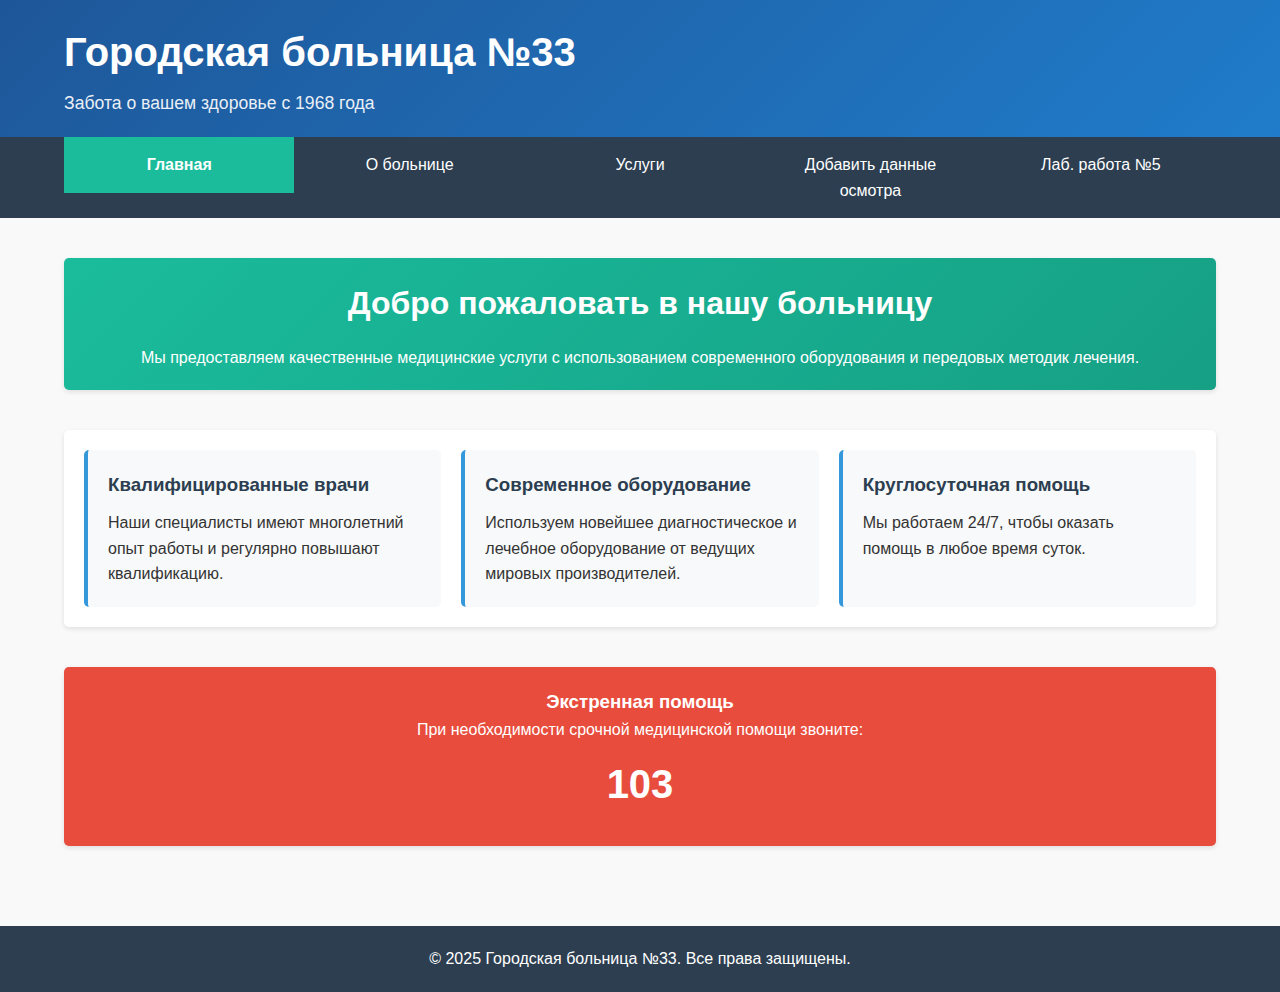
<file: Hospital/index.html>
<!DOCTYPE html>
<!-- Объявление типа документа - HTML5 -->
<html lang="ru">
<!-- Указываем язык страницы - русский -->

<head>
    <!-- Мета-информация для браузера и поисковых систем -->
    <meta charset="UTF-8">
    <!-- Кодировка документа - поддерживает кириллицу -->
    <meta name="viewport" content="width=device-width, initial-scale=1.0">
    <!-- Настройки адаптивности для мобильных устройств -->
    <title>Главная - Городская больница №33</title>
    <!-- Заголовок страницы (отображается во вкладке браузера) -->
    <link rel="stylesheet" href="css/style_index.css">
    <!-- Подключение внешней таблицы стилей для главной страницы -->
</head>

<body>
    <!-- Тело документа - видимая часть страницы -->

    <!-- Шапка сайта -->
    <header>
        <!-- Контейнер для центрирования содержимого -->
        <div class="container">
            <!-- Блок логотипа с уникальным идентификатором -->
            <div id="logo">
                <!-- Главный заголовок сайта (важен для SEO) -->
                <h1>Городская больница №33</h1>
                <!-- Дополнительная информация под заголовком -->
                <p>Забота о вашем здоровье с 1968 года</p>
            </div>
        </div>
    </header>

    <!-- Навигационное меню -->
    <nav>
        <div class="container">
            <!-- Список навигационных ссылок -->
            <ul class="menu">
                <!-- Элемент меню с активной страницей -->
                <li><a href="index.html" class="active">Главная</a></li>
                <!-- Обычные элементы меню -->
                <li><a href="about.html">О больнице</a></li>
                <li><a href="services.html">Услуги</a></li>
                <li><a href="patient.html">Добавить данные осмотра</a></li>
                <li><a href="lab5_form.html">Лаб. работа №5</a></li>
            </ul>
        </div>
    </nav>

    <!-- Основное содержимое страницы -->
    <main>
        <div class="container">
            <!-- Секция приветствия -->
            <section id="welcome">
                <h2>Добро пожаловать в нашу больницу</h2>
                <p>Мы предоставляем качественные медицинские услуги с использованием современного оборудования и передовых методик лечения.</p>
            </section>

            <!-- Секция преимуществ больницы -->
            <section id="features">
                <!-- Блок преимущества 1 -->
                <div class="feature-box">
                    <h3>Квалифицированные врачи</h3>
                    <p>Наши специалисты имеют многолетний опыт работы и регулярно повышают квалификацию.</p>
                </div>
                <!-- Блок преимущества 2 -->
                <div class="feature-box">
                    <h3>Современное оборудование</h3>
                    <p>Используем новейшее диагностическое и лечебное оборудование от ведущих мировых производителей.</p>
                </div>
                <!-- Блок преимущества 3 -->
                <div class="feature-box">
                    <h3>Круглосуточная помощь</h3>
                    <p>Мы работаем 24/7, чтобы оказать помощь в любое время суток.</p>
                </div>
            </section>

            <!-- Секция экстренной помощи -->
            <section id="emergency">
                <div class="emergency-info">
                    <h3>Экстренная помощь</h3>
                    <p>При необходимости срочной медицинской помощи звоните:</p>
                    <!-- Телефон для экстренной помощи с выделенным стилем -->
                    <p id="phone">103</p>
                </div>
            </section>
        </div>
    </main>

    <!-- Подвал сайта -->
    <footer>
        <div class="container">
            <!-- Информация об авторских правах -->
            <p>&copy; 2025 Городская больница №33. Все права защищены.</p>
        </div>
    </footer>
</body>

</html>
</file>
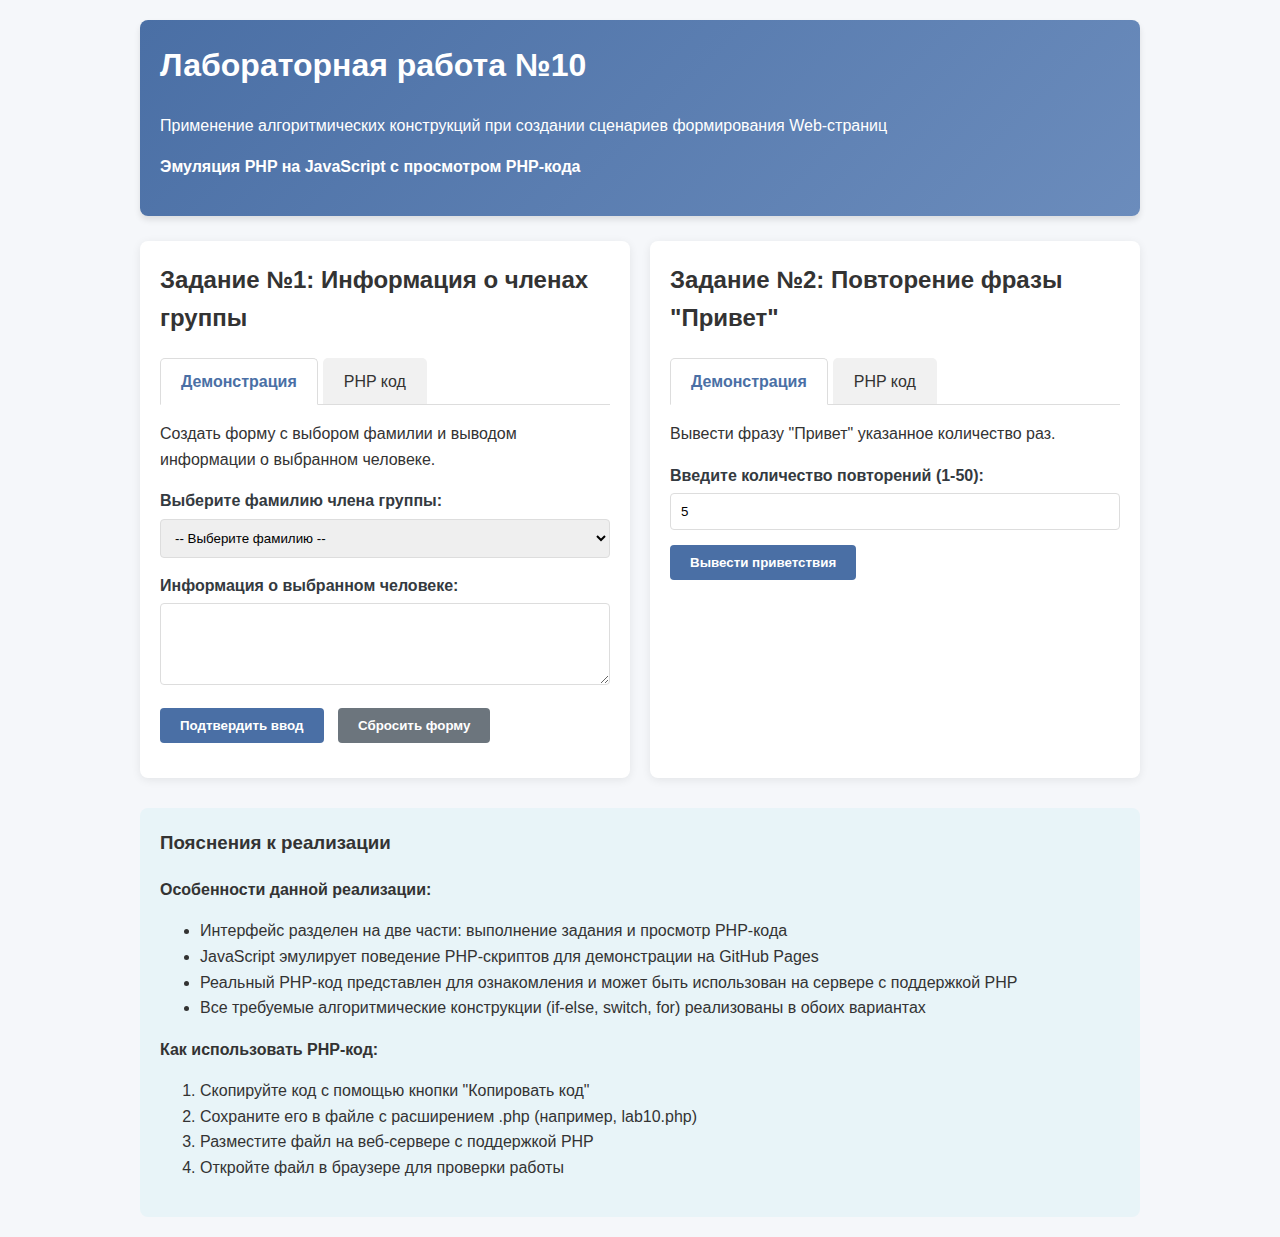
<file: LAB10/index.html>
<!DOCTYPE html>
<html lang="ru">
<head>
    <meta charset="UTF-8">
    <meta name="viewport" content="width=device-width, initial-scale=1.0">
    <title>Лабораторная работа №10 - PHP и JavaScript</title>
    <style>
        :root {
            --primary-color: #4a6fa5;
            --secondary-color: #6b8cbc;
            --accent-color: #ff6b6b;
            --light-color: #f8f9fa;
            --dark-color: #343a40;
        }
        
        body {
            font-family: 'Segoe UI', Tahoma, Geneva, Verdana, sans-serif;
            max-width: 1000px;
            margin: 0 auto;
            padding: 20px;
            background-color: #f5f7fa;
            line-height: 1.6;
            color: #333;
        }
        
        header {
            background: linear-gradient(135deg, var(--primary-color), var(--secondary-color));
            color: white;
            padding: 20px;
            border-radius: 8px;
            margin-bottom: 25px;
            box-shadow: 0 4px 6px rgba(0,0,0,0.1);
        }
        
        h1, h2, h3 {
            margin-top: 0;
        }
        
        .task-container {
            display: flex;
            gap: 20px;
            margin-bottom: 30px;
        }
        
        .task {
            flex: 1;
            background-color: white;
            padding: 20px;
            border-radius: 8px;
            box-shadow: 0 2px 10px rgba(0,0,0,0.08);
        }
        
        .code-viewer {
            flex: 1;
            background-color: #1e1e1e;
            color: #d4d4d4;
            padding: 20px;
            border-radius: 8px;
            box-shadow: 0 2px 10px rgba(0,0,0,0.08);
            font-family: 'Consolas', 'Courier New', monospace;
            font-size: 14px;
            line-height: 1.5;
            overflow: auto;
            max-height: 600px;
        }
        
        .tab-container {
            margin-bottom: 15px;
        }
        
        .tabs {
            display: flex;
            border-bottom: 1px solid #ddd;
            margin-bottom: 15px;
        }
        
        .tab {
            padding: 10px 20px;
            cursor: pointer;
            border: 1px solid transparent;
            border-bottom: none;
            border-radius: 5px 5px 0 0;
            margin-right: 5px;
            background-color: #f1f1f1;
        }
        
        .tab.active {
            background-color: white;
            border-color: #ddd;
            border-bottom: 1px solid white;
            margin-bottom: -1px;
            font-weight: bold;
            color: var(--primary-color);
        }
        
        .tab-content {
            display: none;
        }
        
        .tab-content.active {
            display: block;
        }
        
        form {
            margin-bottom: 15px;
        }
        
        label {
            display: block;
            margin-bottom: 5px;
            font-weight: bold;
            color: var(--dark-color);
        }
        
        select, textarea, input[type="number"] {
            width: 100%;
            padding: 10px;
            margin-bottom: 15px;
            border: 1px solid #ddd;
            border-radius: 4px;
            box-sizing: border-box;
            font-family: inherit;
        }
        
        button {
            background-color: var(--primary-color);
            color: white;
            padding: 10px 20px;
            border: none;
            border-radius: 4px;
            cursor: pointer;
            margin-right: 10px;
            font-weight: bold;
            transition: background-color 0.3s;
        }
        
        button:hover {
            background-color: var(--secondary-color);
        }
        
        button.reset {
            background-color: #6c757d;
        }
        
        button.reset:hover {
            background-color: #5a6268;
        }
        
        .result {
            margin-top: 15px;
            padding: 15px;
            background-color: #e9f7ef;
            border-radius: 4px;
            border-left: 4px solid #28a745;
        }
        
        .result.error {
            background-color: #ffe6e6;
            border-left-color: #dc3545;
        }
        
        .greeting {
            margin: 8px 0;
            padding: 8px;
            background-color: #e6f3ff;
            border-radius: 4px;
            border-left: 3px solid #17a2b8;
        }
        
        .php-keyword {
            color: #569cd6;
        }
        
        .php-variable {
            color: #9cdcfe;
        }
        
        .php-string {
            color: #ce9178;
        }
        
        .php-comment {
            color: #6a9955;
        }
        
        .php-html {
            color: #808080;
        }
        
        .code-header {
            display: flex;
            justify-content: space-between;
            align-items: center;
            margin-bottom: 10px;
            padding-bottom: 10px;
            border-bottom: 1px solid #444;
        }
        
        .copy-btn {
            background-color: #444;
            padding: 5px 10px;
            font-size: 12px;
        }
        
        .explanation {
            background-color: #e8f4f8;
            border-radius: 8px;
            padding: 20px;
            margin-top: 30px;
        }
        
        @media (max-width: 768px) {
            .task-container {
                flex-direction: column;
            }
        }
    </style>
</head>
<body>
    <header>
        <h1>Лабораторная работа №10</h1>
        <p>Применение алгоритмических конструкций при создании сценариев формирования Web-страниц</p>
        <p><strong>Эмуляция PHP на JavaScript с просмотром PHP-кода</strong></p>
    </header>
    
    <div class="task-container">
        <div class="task">
            <h2>Задание №1: Информация о членах группы</h2>
            <div class="tab-container">
                <div class="tabs">
                    <div class="tab active" onclick="switchTab('task1', 'demo')">Демонстрация</div>
                    <div class="tab" onclick="switchTab('task1', 'php-code')">PHP код</div>
                </div>
                
                <div id="task1-demo" class="tab-content active">
                    <p>Создать форму с выбором фамилии и выводом информации о выбранном человеке.</p>
                    
                    <form id="form1">
                        <label for="surname">Выберите фамилию члена группы:</label>
                        <select id="surname" name="surname">
                            <option value="">-- Выберите фамилию --</option>
                            <option value="Иванов">Иванов</option>
                            <option value="Петров">Петров</option>
                            <option value="Сидоров">Сидоров</option>
                            <option value="Козлов">Козлов</option>
                            <option value="Смирнов">Смирнов</option>
                        </select>
                        
                        <label for="info">Информация о выбранном человеке:</label>
                        <textarea id="info" name="info" rows="4" readonly></textarea>
                        
                        <button type="button" onclick="processForm1()">Подтвердить ввод</button>
                        <button type="button" class="reset" onclick="resetForm1()">Сбросить форму</button>
                    </form>
                    
                    <div id="form1-result"></div>
                </div>
                
                <div id="task1-php-code" class="tab-content">
                    <div class="code-header">
                        <h3>Код для задания №1 (PHP)</h3>
                        <button class="copy-btn" onclick="copyCode('php-code-1')">Копировать код</button>
                    </div>
                    <pre id="php-code-1"><code>&lt;?php
// Данные о членах группы
$groupMembers = [
    "Иванов" => [
        "fullName" => "Иванов Иван Иванович",
        "birthDate" => "15.03.2001",
        "city" => "Сыктывкар",
        "hobbies" => "программирование"
    ],
    "Петров" => [
        "fullName" => "Петров Петр Петрович",
        "birthDate" => "22.07.2000",
        "city" => "Санкт-Петербург",
        "hobbies" => "путешествия"
    ],
    "Сидоров" => [
        "fullName" => "Сидоров Сидор Сидорович",
        "birthDate" => "10.11.2002",
        "city" => "Ухта",
        "hobbies" => "спорт"
    ],
    "Козлов" => [
        "fullName" => "Козлов Коземир Коземирович",
        "birthDate" => "05.05.2001",
        "city" => "Печора",
        "hobbies" => "видеоигры"
    ],
    "Смирнов" => [
        "fullName" => "Смирнов Семен Семенович",
        "birthDate" => "18.09.2000",
        "city" => "Мурманск",
        "hobbies" => "единоборства"
    ]
];
// Обработка формы
if ($_SERVER["REQUEST_METHOD"] == "POST" && isset($_POST['surname'])) {
    $surname = $_POST['surname'];
     // Использование switch для определения информации
    switch($surname) {
        case "Иванов":
            $memberInfo = formatMemberInfo($groupMembers["Иванов"]);
            break;
        case "Петров":
            $memberInfo = formatMemberInfo($groupMembers["Петров"]);
            break;
        case "Сидоров":
            $memberInfo = formatMemberInfo($groupMembers["Сидоров"]);
            break;
        case "Козлов":
            $memberInfo = formatMemberInfo($groupMembers["Козлов"]);
            break;
        case "Смирнов":
            $memberInfo = formatMemberInfo($groupMembers["Смирнов"]);
            break;
        default:
            $memberInfo = "Информация о выбранном человеке отсутствует";
    }
    // Вывод информации
    echo "&lt;div class='result'&gt;";
    echo "&lt;h3&gt;Информация о $surname:&lt;/h3&gt;";
    echo "&lt;pre&gt;" . htmlspecialchars($memberInfo) . "&lt;/pre&gt;";
    echo "&lt;/div&gt;";
}
// Функция для форматирования информации
function formatMemberInfo($member) {
    return $member["fullName"] . "\n" .
           "Дата рождения: " . $member["birthDate"] . "\n" .
           "Родной город: " . $member["city"] . "\n" .
           "Увлечения: " . $member["hobbies"];
}
?&gt;
&lt;!-- HTML форма --&gt;
&lt;form method="POST"&gt;
    &lt;label for="surname"&gt;Выберите фамилию члена группы:&lt;/label&gt;
    &lt;select id="surname" name="surname"&gt;
        &lt;option value=""&gt;-- Выберите фамилию --&lt;/option&gt;
        &lt;option value="Иванов"&gt;Иванов&lt;/option&gt;
        &lt;option value="Петров"&gt;Петров&lt;/option&gt;
        &lt;option value="Сидоров"&gt;Сидоров&lt;/option&gt;
        &lt;option value="Козлов"&gt;Козлов&lt;/option&gt;
        &lt;option value="Смирнов"&gt;Смирнов&lt;/option&gt;
    &lt;/select&gt;
    &lt;button type="submit"&gt;Подтвердить ввод&lt;/button&gt;
    &lt;button type="reset"&gt;Сбросить форму&lt;/button&gt;
&lt;/form&gt;</code></pre>
                </div>
            </div>
        </div>
        <div class="task">
            <h2>Задание №2: Повторение фразы "Привет"</h2>
            <div class="tab-container">
                <div class="tabs">
                    <div class="tab active" onclick="switchTab('task2', 'demo')">Демонстрация</div>
                    <div class="tab" onclick="switchTab('task2', 'php-code')">PHP код</div>
                </div>
                
                <div id="task2-demo" class="tab-content active">
                    <p>Вывести фразу "Привет" указанное количество раз.</p>
                    
                    <form id="form2">
                        <label for="repeat_count">Введите количество повторений (1-50):</label>
                        <input type="number" id="repeat_count" name="repeat_count" min="1" max="50" value="5">
                        
                        <button type="button" onclick="processForm2()">Вывести приветствия</button>
                    </form>
                    
                    <div id="form2-result"></div>
                </div>
                
                <div id="task2-php-code" class="tab-content">
                    <div class="code-header">
                        <h3>Код для задания №2 (PHP)</h3>
                        <button class="copy-btn" onclick="copyCode('php-code-2')">Копировать код</button>
                    </div>
                    <pre id="php-code-2"><code>&lt;?php
// Обработка формы
if ($_SERVER["REQUEST_METHOD"] == "POST" && isset($_POST['repeat_count'])) {
    $count = (int)$_POST['repeat_count'];
    // Валидация ввода
    if ($count &lt; 1 || $count &gt; 50) {
        echo "&lt;div class='result error'&gt;";
        echo "Введите число от 1 до 50";
        echo "&lt;/div&gt;";
    } else {
        // Использование цикла for для повторения фразы
        echo "&lt;div class='result'&gt;";
        echo "&lt;h3&gt;Результат ($count повторений):&lt;/h3&gt;";
        
        for ($i = 1; $i &lt;= $count; $i++) {
            echo "&lt;div class='greeting'&gt;$i. Привет!&lt;/div&gt;";
        }
        echo "&lt;/div&gt;";
    }
}
?&gt;
&lt;!-- HTML форма --&gt;
&lt;form method="POST"&gt;
    &lt;label for="repeat_count"&gt;Введите количество повторений:&lt;/label&gt;
    &lt;input type="number" id="repeat_count" name="repeat_count" min="1" max="50" value="5"&gt;
    &lt;button type="submit"&gt;Вывести приветствия&lt;/button&gt;
&lt;/form&gt;</code></pre>
                </div>
            </div>
        </div>
    </div>
    <div class="explanation">
        <h3>Пояснения к реализации</h3>
        <p><strong>Особенности данной реализации:</strong></p>
        <ul>
            <li>Интерфейс разделен на две части: выполнение задания и просмотр PHP-кода</li>
            <li>JavaScript эмулирует поведение PHP-скриптов для демонстрации на GitHub Pages</li>
            <li>Реальный PHP-код представлен для ознакомления и может быть использован на сервере с поддержкой PHP</li>
            <li>Все требуемые алгоритмические конструкции (if-else, switch, for) реализованы в обоих вариантах</li>
        </ul>
        <p><strong>Как использовать PHP-код:</strong></p>
        <ol>
            <li>Скопируйте код с помощью кнопки "Копировать код"</li>
            <li>Сохраните его в файле с расширением .php (например, lab10.php)</li>
            <li>Разместите файл на веб-сервере с поддержкой PHP</li>
            <li>Откройте файл в браузере для проверки работы</li>
        </ol>
    </div>
    <script>
        // Данные для задания №1 - информация о членах группы
        const groupMembers = {
            "Иванов": {
                fullName: "Иванов Иван Иванович",
                birthDate: "15.03.2001",
                city: "Сыктывкар",
                hobbies: "программирование"
            },
            "Петров": {
                fullName: "Петров Петр Петрович",
                birthDate: "22.07.2000",
                city: "Санкт-Петербург",
                hobbies: "путешествия"
            },
            "Сидоров": {
                fullName: "Сидоров Сидор Сидорович",
                birthDate: "10.11.2002",
                city: "Ухта",
                hobbies: "спорт"
            },
            "Козлов": {
                fullName: "Козлов Коземир Коземирович",
                birthDate: "05.05.2001",
                city: "Печора",
                hobbies: "видеоигры"
            },
            "Смирнов": {
                fullName: "Смирнов Семен Семенович",
                birthDate: "18.09.2000",
                city: "Мурманск",
                hobbies: "единоборства"
            }
        };

        // Функция для переключения вкладок
        function switchTab(task, tab) {
            // Скрыть все вкладки для этой задачи
            const tabs = document.querySelectorAll(`#${task}-demo, #${task}-php-code`);
            tabs.forEach(tabContent => {
                tabContent.classList.remove('active');
            });
            
            // Показать выбранную вкладку
            document.getElementById(`${task}-${tab}`).classList.add('active');
            
            // Обновить активные табы
            const tabElements = document.querySelectorAll(`.tab-container#${task} .tab`);
            tabElements.forEach(tabElement => {
                tabElement.classList.remove('active');
            });
            
            event.target.classList.add('active');
        }

        // Функция для копирования кода
        function copyCode(elementId) {
            const codeElement = document.getElementById(elementId);
            const range = document.createRange();
            range.selectNode(codeElement);
            window.getSelection().removeAllRanges();
            window.getSelection().addRange(range);
            
            try {
                const successful = document.execCommand('copy');
                if (successful) {
                    alert('Код скопирован в буфер обмена!');
                }
            } catch (err) {
                console.error('Не удалось скопировать код: ', err);
            }
            
            window.getSelection().removeAllRanges();
        }

        // Функция для обработки формы №1 - эмуляция PHP
        function processForm1() {
            const surname = document.getElementById('surname').value;
            const infoTextarea = document.getElementById('info');
            const resultDiv = document.getElementById('form1-result');
            
            // Эмуляция PHP: if-else и switch конструкции
            if (!surname) {
                infoTextarea.value = "Пожалуйста, выберите фамилию из списка";
                resultDiv.innerHTML = '<div class="result error">Ошибка: не выбрана фамилия</div>';
                return;
            }
            
            // Эмуляция PHP: switch конструкция
            let memberInfo = "";
            switch(surname) {
                case "Иванов":
                    memberInfo = formatMemberInfo(groupMembers["Иванов"]);
                    break;
                case "Петров":
                    memberInfo = formatMemberInfo(groupMembers["Петров"]);
                    break;
                case "Сидоров":
                    memberInfo = formatMemberInfo(groupMembers["Сидоров"]);
                    break;
                case "Козлов":
                    memberInfo = formatMemberInfo(groupMembers["Козлов"]);
                    break;
                case "Смирнов":
                    memberInfo = formatMemberInfo(groupMembers["Смирнов"]);
                    break;
                default:
                    memberInfo = "Информация о выбранном человеке отсутствует";
            }
            
            infoTextarea.value = memberInfo;
            
            // Показать результат обработки
            resultDiv.innerHTML = `
                <div class="result">
                    <h3>Результат обработки (эмуляция PHP):</h3>
                    <p>Фамилия: <strong>${surname}</strong></p>
                    <p>Форма обработана успешно с использованием конструкции <em>switch</em></p>
                </div>
            `;
        }

        // Вспомогательная функция для форматирования информации о члене группы
        function formatMemberInfo(member) {
            return `${member.fullName}\nДата рождения: ${member.birthDate}\nРодной город: ${member.city}\nУвлечения: ${member.hobbies}`;
        }

        // Функция для сброса формы №1
        function resetForm1() {
            document.getElementById('form1').reset();
            document.getElementById('info').value = "";
            document.getElementById('form1-result').innerHTML = "";
        }

        // Функция для обработки формы №2 - эмуляция PHP
        function processForm2() {
            const count = parseInt(document.getElementById('repeat_count').value);
            const resultDiv = document.getElementById('form2-result');
            
            // Эмуляция PHP: валидация входных данных
            if (isNaN(count) || count < 1 || count > 50) {
                resultDiv.innerHTML = `
                    <div class="result error">
                        <p>Ошибка: введите число от 1 до 50</p>
                        <p><em>(эмуляция PHP-валидации)</em></p>
                    </div>
                `;
                return;
            }
            
            // Эмуляция PHP: цикл for для повторения фразы
            let greetingsHTML = `
                <div class="result">
                    <h3>Результат (эмуляция PHP for-цикла):</h3>
                    <p>Количество повторений: <strong>${count}</strong></p>
            `;
            
            for (let i = 1; i <= count; i++) {
                greetingsHTML += `<div class="greeting">${i}. Привет!</div>`;
            }
            
            greetingsHTML += `</div>`;
            resultDiv.innerHTML = greetingsHTML;
        }
    </script>
</body>
</html>
</file>
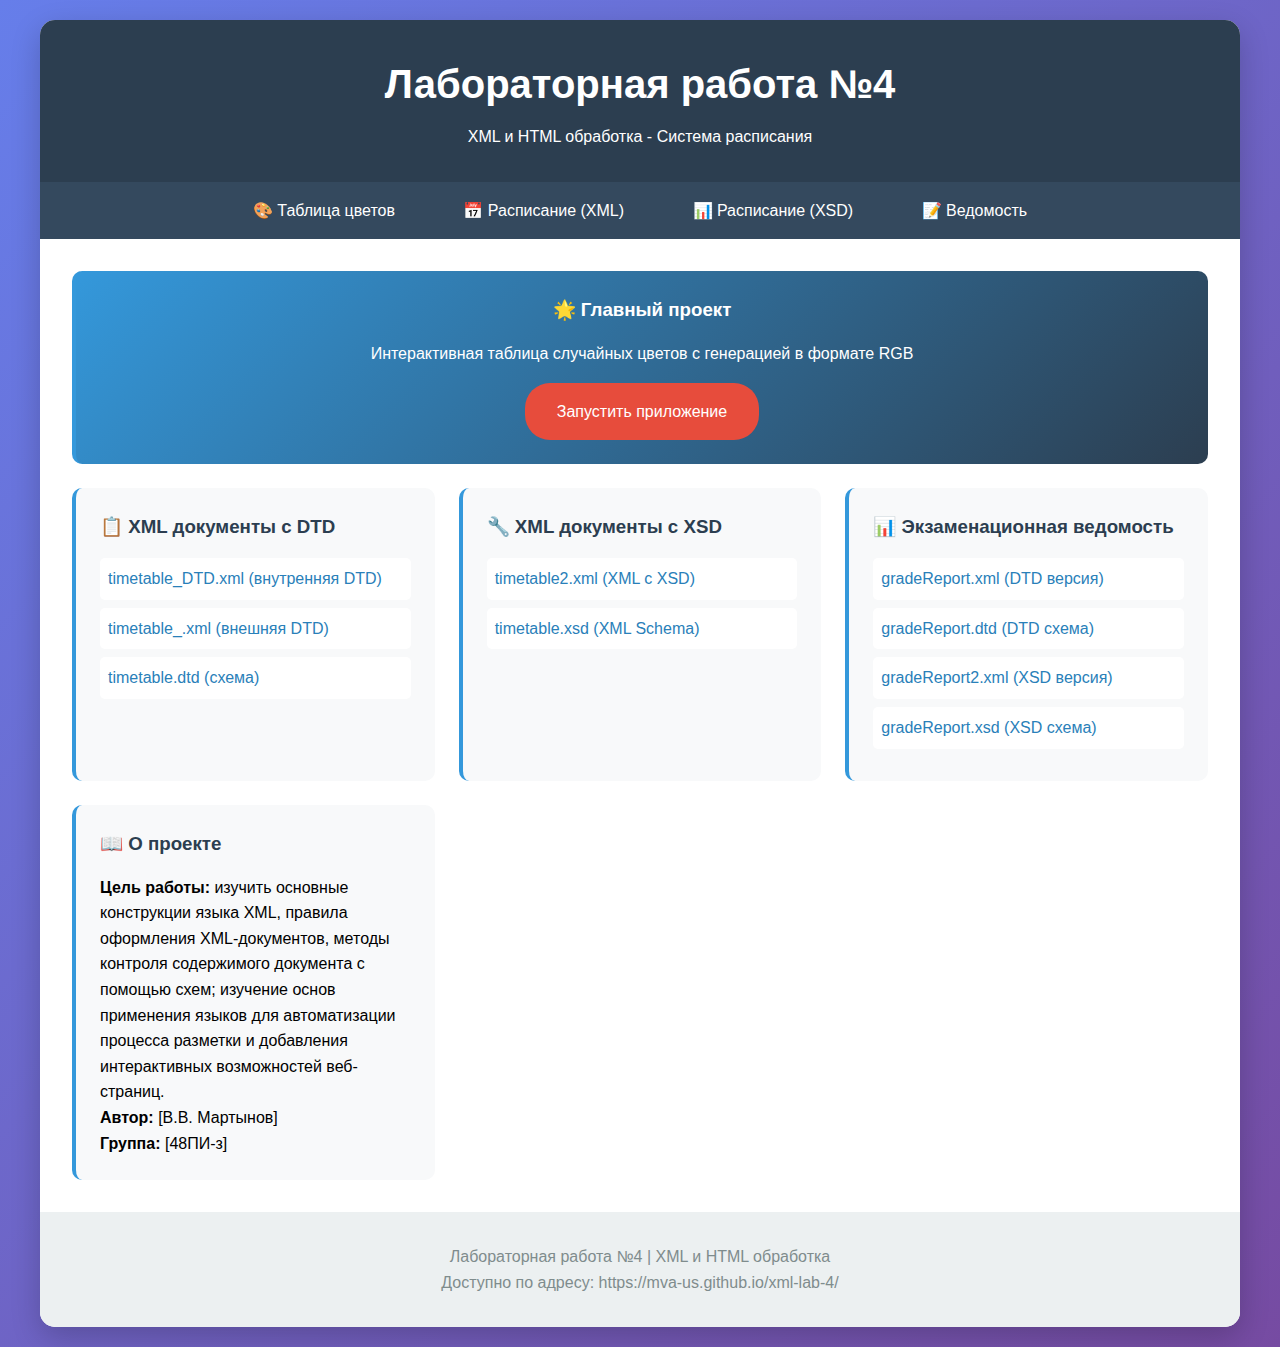
<file: xml-lab-4/index.html>
<!DOCTYPE html>
<html lang="ru">
<head>
    <meta charset="UTF-8">
    <meta name="viewport" content="width=device-width, initial-scale=1.0">
    <title>Лабораторная работа №4</title>
    <style>
        * {
            margin: 0;
            padding: 0;
            box-sizing: border-box;
        }
        body {
            font-family: 'Arial', sans-serif;
            line-height: 1.6;
            background: linear-gradient(135deg, #667eea 0%, #764ba2 100%);
            min-height: 100vh;
            padding: 20px;
        }
        .container {
            max-width: 1200px;
            margin: 0 auto;
            background: white;
            border-radius: 15px;
            box-shadow: 0 10px 30px rgba(0,0,0,0.2);
            overflow: hidden;
        }
        header {
            background: #2c3e50;
            color: white;
            padding: 2rem;
            text-align: center;
        }
        h1 {
            font-size: 2.5rem;
            margin-bottom: 0.5rem;
        }
        .nav-links {
            background: #34495e;
            padding: 1rem;
            text-align: center;
        }
        .nav-links a {
            color: white;
            text-decoration: none;
            margin: 0 1rem;
            padding: 0.5rem 1rem;
            border-radius: 5px;
            transition: background 0.3s;
        }
        .nav-links a:hover {
            background: #3498db;
        }
        .content {
            padding: 2rem;
            display: grid;
            grid-template-columns: repeat(auto-fit, minmax(300px, 1fr));
            gap: 1.5rem;
        }
        .card {
            background: #f8f9fa;
            padding: 1.5rem;
            border-radius: 10px;
            border-left: 4px solid #3498db;
        }
        .card h3 {
            color: #2c3e50;
            margin-bottom: 1rem;
        }
        .file-list {
            list-style: none;
        }
        .file-list li {
            margin-bottom: 0.5rem;
            padding: 0.5rem;
            background: white;
            border-radius: 5px;
        }
        .file-list a {
            color: #2980b9;
            text-decoration: none;
        }
        .file-list a:hover {
            text-decoration: underline;
        }
        .featured {
            grid-column: 1 / -1;
            text-align: center;
            background: linear-gradient(135deg, #3498db, #2c3e50);
            color: white;
        }
        .featured h3 {
            color: white;
        }
        .btn {
            display: inline-block;
            background: #e74c3c;
            color: white;
            padding: 1rem 2rem;
            text-decoration: none;
            border-radius: 25px;
            margin-top: 1rem;
            transition: background 0.3s;
        }
        .btn:hover {
            background: #c0392b;
        }
        footer {
            text-align: center;
            padding: 2rem;
            background: #ecf0f1;
            color: #7f8c8d;
        }
    </style>
</head>
<body>
    <div class="container">
        <header>
            <h1>Лабораторная работа №4</h1>
            <p>XML и HTML обработка - Система расписания</p>
        </header>

        <nav class="nav-links">
            <a href="colorTable.html">🎨 Таблица цветов</a>
            <a href="timetable.xml">📅 Расписание (XML)</a>
            <a href="timetable2.xml">📊 Расписание (XSD)</a>
            <a href="gradeReport.xml">📝 Ведомость</a>
        </nav>

        <div class="content">
            <div class="card featured">
                <h3>🌟 Главный проект</h3>
                <p>Интерактивная таблица случайных цветов с генерацией в формате RGB</p>
                <a href="colorTable.html" class="btn">Запустить приложение</a>
            </div>

            <div class="card">
                <h3>📋 XML документы с DTD</h3>
                <ul class="file-list">
                    <li><a href="timetable_DTD.xml">timetable_DTD.xml (внутренняя DTD)</a></li>
                    <li><a href="timetable_.xml">timetable_.xml (внешняя DTD)</a></li>
                    <li><a href="timetable.dtd">timetable.dtd (схема)</a></li>
                </ul>
            </div>

            <div class="card">
                <h3>🔧 XML документы с XSD</h3>
                <ul class="file-list">
                    <li><a href="timetable2.xml">timetable2.xml (XML с XSD)</a></li>
                    <li><a href="timetable.xsd">timetable.xsd (XML Schema)</a></li>
                </ul>
            </div>

            <div class="card">
                <h3>📊 Экзаменационная ведомость</h3>
                <ul class="file-list">
                    <li><a href="gradeReport.xml">gradeReport.xml (DTD версия)</a></li>
                    <li><a href="gradeReport.dtd">gradeReport.dtd (DTD схема)</a></li>
                    <li><a href="gradeReport2.xml">gradeReport2.xml (XSD версия)</a></li>
                    <li><a href="gradeReport.xsd">gradeReport.xsd (XSD схема)</a></li>
                </ul>
            </div>

            <div class="card">
                <h3>📖 О проекте</h3>
                <p><strong>Цель работы:</strong> изучить основные конструкции языка XML, правила оформления XML-документов, методы контроля содержимого документа с помощью схем; изучение основ применения языков для автоматизации процесса разметки и добавления интерактивных возможностей веб-страниц.</p>
                <p><strong>Автор:</strong> [В.В. Мартынов]</p>
                <p><strong>Группа:</strong> [48ПИ-з]</p>
            </div>
        </div>

        <footer>
            <p>Лабораторная работа №4 | XML и HTML обработка</p>
            <p>Доступно по адресу: https://mva-us.github.io/xml-lab-4/</p>
        </footer>
    </div>
</body>
</html>
</file>
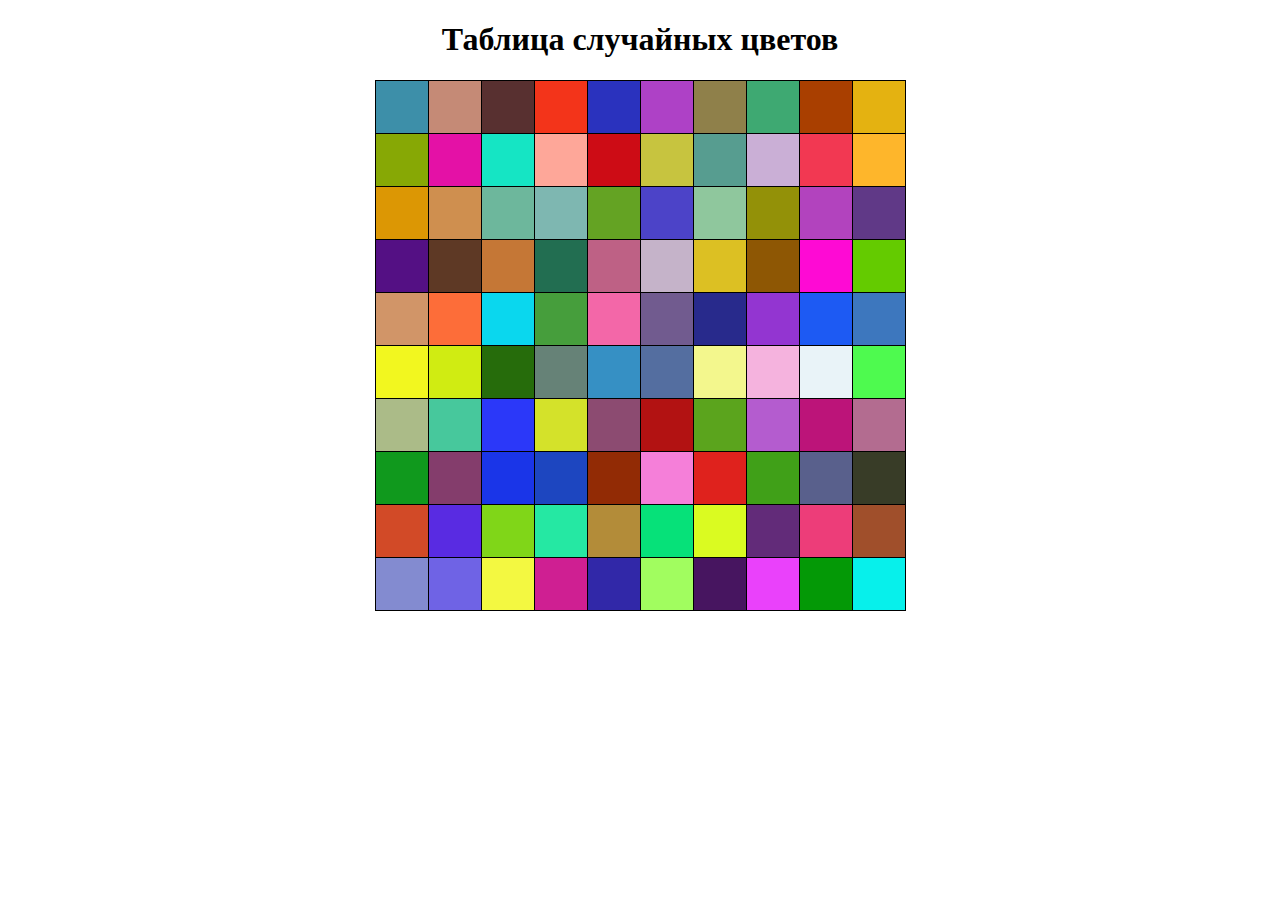
<file: colorTable.html>
<!DOCTYPE html>
<html lang="ru">
<head>
    <!-- Объявление типа документа и языка страницы -->
    <meta charset="UTF-8">
    <!-- Установка кодировки для корректного отображения русских символов -->
    <title>Таблица случайных цветов</title>
    <!-- Заголовок страницы в браузере -->
    
    <style>
        /* Стили для всей таблицы */
        table {
            border-collapse: collapse; /* Убираем двойные границы между ячейками */
            margin: 20px auto; /* Отступы вокруг таблицы и выравнивание по центру */
        }
        
        /* Стили для ячеек таблицы */
        td {
            width: 50px;   /* Фиксированная ширина ячейки */
            height: 50px;  /* Фиксированная высота ячейки */
            border: 1px solid #000; /* Черная граница толщиной 1px вокруг каждой ячейки */
        }
        
        /* Стили для заголовка первого уровня */
        h1 {
            text-align: center; /* Выравнивание текста по центру */
        }
    </style>
</head>
<body>
    <!-- Основное содержимое страницы -->
    <h1>Таблица случайных цветов</h1>
    <!-- Заголовок страницы -->
    
    <!-- Контейнер для таблицы, которая будет создана с помощью JavaScript -->
    <table id="colorTable"></table>

    <script>
        // =============================================
        // ФУНКЦИЯ ГЕНЕРАЦИИ СЛУЧАЙНОГО ЦВЕТА
        // =============================================
        function getRandomColor() {
            // Генерируем три компоненты цвета (красный, зеленый, синий)
            // Math.random() возвращает число от 0 до 1
            // Умножаем на 255 чтобы получить значение от 0 до 255
            // Math.round() округляет до целого числа
            const r = Math.round(255 * Math.random());
            const g = Math.round(255 * Math.random());
            const b = Math.round(255 * Math.random());
            
            // Преобразуем числовые значения в шестнадцатеричный формат
            // toString(16) конвертирует число в строку в 16-ричной системе
            // padStart(2, '0') добавляет нуль слева если число меньше 16 (например: 'f' -> '0f')
            const rHex = r.toString(16).padStart(2, '0');
            const gHex = g.toString(16).padStart(2, '0');
            const bHex = b.toString(16).padStart(2, '0');
            
            // Объединяем компоненты в строку формата #RRGGBB
            return `#${rHex}${gHex}${bHex}`;
        }

        // =============================================
        // СОЗДАНИЕ ТАБЛИЦЫ СЛУЧАЙНЫХ ЦВЕТОВ
        // =============================================
        
        // Находим элемент таблицы по его ID
        const table = document.getElementById('colorTable');
        
        // Размер таблицы (10 строк и 10 столбцов)
        const size = 10;
        
        // Внешний цикл: создание строк таблицы
        for (let i = 0; i < size; i++) {
            // Создаем новую строку в таблице
            const row = table.insertRow();
            
            // Внутренний цикл: создание ячеек в текущей строке
            for (let j = 0; j < size; j++) {
                // Создаем новую ячейку в текущей строке
                const cell = row.insertCell();
                
                // Генерируем случайный цвет для текущей ячейки
                const color = getRandomColor();
                
                // Устанавливаем цвет фона ячейки
                cell.style.backgroundColor = color;
                
                // Добавляем подсказку (tooltip) с HEX-кодом цвета
                // При наведении курсора на ячейку будет показываться код цвета
                cell.title = color;
            }
        }
        
        // =============================================
        // ПОЯСНЕНИЕ РАБОТЫ ЦВЕТОВОЙ МОДЕЛИ RGB
        // =============================================
        /*
        Модель RGB (Red, Green, Blue) - это аддитивная цветовая модель, где:
        - Каждый цвет представлен тремя компонентами: красный, зеленый, синий
        - Каждая компонента может иметь значение от 0 до 255
        - #000000 - черный цвет (все компоненты 0)
        - #FFFFFF - белый цвет (все компоненты 255)
        - #FF0000 - чистый красный
        - #00FF00 - чистый зеленый  
        - #0000FF - чистый синий
        
        В шестнадцатеричном формате:
        - Каждая компонента представляется двумя символами (00-FF)
        - Всего 16^6 = 16 777 216 возможных цветов
        */
    </script>
</body>
</html>
</file>
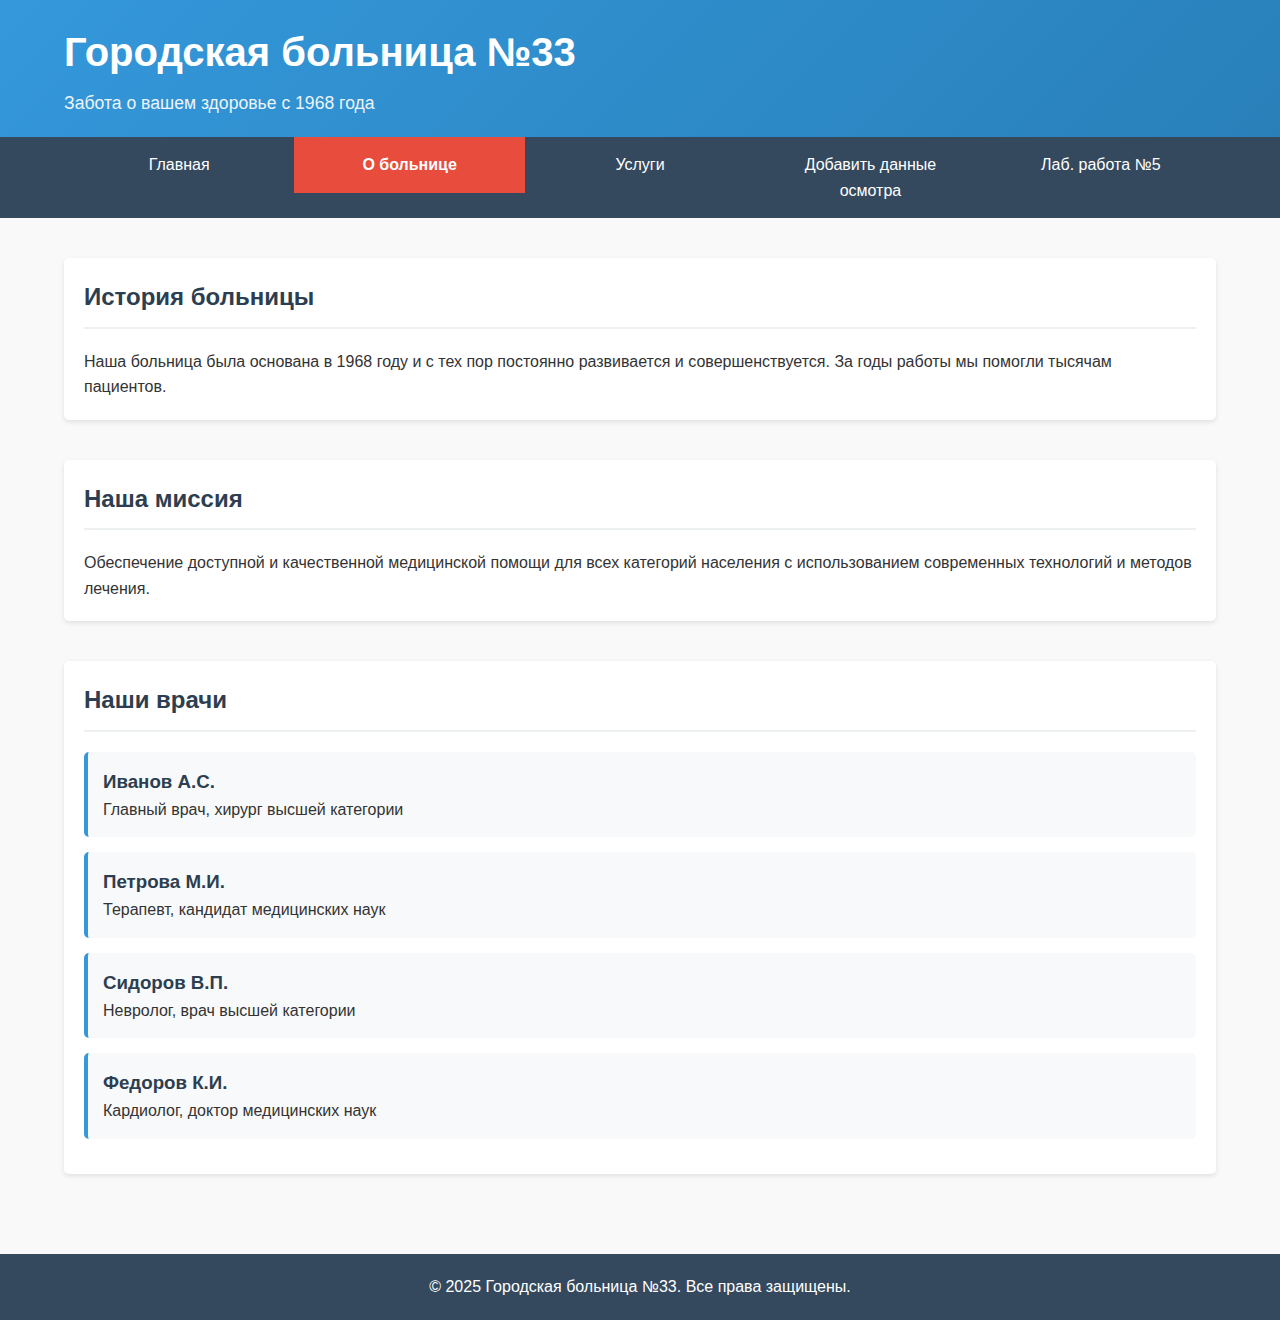
<file: Hospital/about.html>
<!-- Объявление типа документа HTML5 -->
<!DOCTYPE html>
<!-- Указываем язык страницы - русский -->
<html lang="ru">

<head>
    <!-- Мета-информация для браузера -->
    <meta charset="UTF-8">
    <!-- Кодировка UTF-8 для поддержки кириллицы -->
    <meta name="viewport" content="width=device-width, initial-scale=1.0">
    <!-- Настройки адаптивности для мобильных устройств -->
    <title>О больнице - Городская больница №33</title>
    <!-- Заголовок страницы в браузере -->
    <link rel="stylesheet" href="css/style_common.css">
    <!-- Подключение общего CSS-файла для всех страниц кроме главной -->
</head>

<body>
    <!-- Шапка сайта (одинаковая для всех страниц) -->
    <header>
        <!-- Контейнер для центрирования содержимого -->
        <div class="container">
            <!-- Блок логотипа с уникальным идентификатором -->
            <div id="logo">
                <!-- Главный заголовок сайта -->
                <h1>Городская больница №33</h1>
                <!-- Слоган больницы -->
                <p>Забота о вашем здоровье с 1968 года</p>
            </div>
        </div>
    </header>

    <!-- Навигационное меню -->
    <nav>
        <div class="container">
            <!-- Список навигационных ссылок -->
            <ul class="menu">
                <!-- Ссылка на главную страницу -->
                <li><a href="index.html">Главная</a></li>
                <!-- Активная страница - выделяется стилем -->
                <li><a href="about.html" class="active">О больнице</a></li>
                <!-- Ссылка на страницу услуг -->
                <li><a href="services.html">Услуги</a></li>
                <!-- Ссылка на страницу добавления данных осмотра -->
                <li><a href="patient.html">Добавить данные осмотра</a></li>
                <li><a href="lab5_form.html">Лаб. работа №5</a></li>
            </ul>
        </div>
    </nav>

    <!-- Основное содержимое страницы -->
    <main>
        <div class="container">
            <!-- Секция истории больницы -->
            <section id="history">
                <!-- Заголовок секции -->
                <h2>История больницы</h2>
                <!-- Текст об истории больницы -->
                <p>Наша больница была основана в 1968 году и с тех пор постоянно развивается и совершенствуется. За годы работы мы помогли тысячам пациентов.</p>
            </section>

            <!-- Секция миссии больницы -->
            <section id="mission">
                <h2>Наша миссия</h2>
                <!-- Описание миссии медицинского учреждения -->
                <p>Обеспечение доступной и качественной медицинской помощи для всех категорий населения с использованием современных технологий и методов лечения.</p>
            </section>

            <!-- Секция с информацией о врачах -->
            <section id="doctors">
                <h2>Наши врачи</h2>
                
                <!-- Карточка врача 1 -->
                <div class="doctor-card">
                    <!-- ФИО врача -->
                    <h3>Иванов А.С.</h3>
                    <!-- Должность и квалификация -->
                    <p>Главный врач, хирург высшей категории</p>
                </div>
                
                <!-- Карточка врача 2 -->
                <div class="doctor-card">
                    <h3>Петрова М.И.</h3>
                    <p>Терапевт, кандидат медицинских наук</p>
                </div>
                
                <!-- Карточка врача 3 -->
                <div class="doctor-card">
                    <h3>Сидоров В.П.</h3>
                    <p>Невролог, врач высшей категории</p>
                </div>
                
                <!-- Карточка врача 4 -->
                <div class="doctor-card">
                    <h3>Федоров К.И.</h3>
                    <p>Кардиолог, доктор медицинских наук</p>
                </div>
            </section>
        </div>
    </main>

    <!-- Подвал сайта (одинаковый для всех страниц) -->
    <footer>
        <div class="container">
            <!-- Информация об авторских правах -->
            <p>&copy; 2025 Городская больница №33. Все права защищены.</p>
        </div>
    </footer>
</body>

</html>
</file>
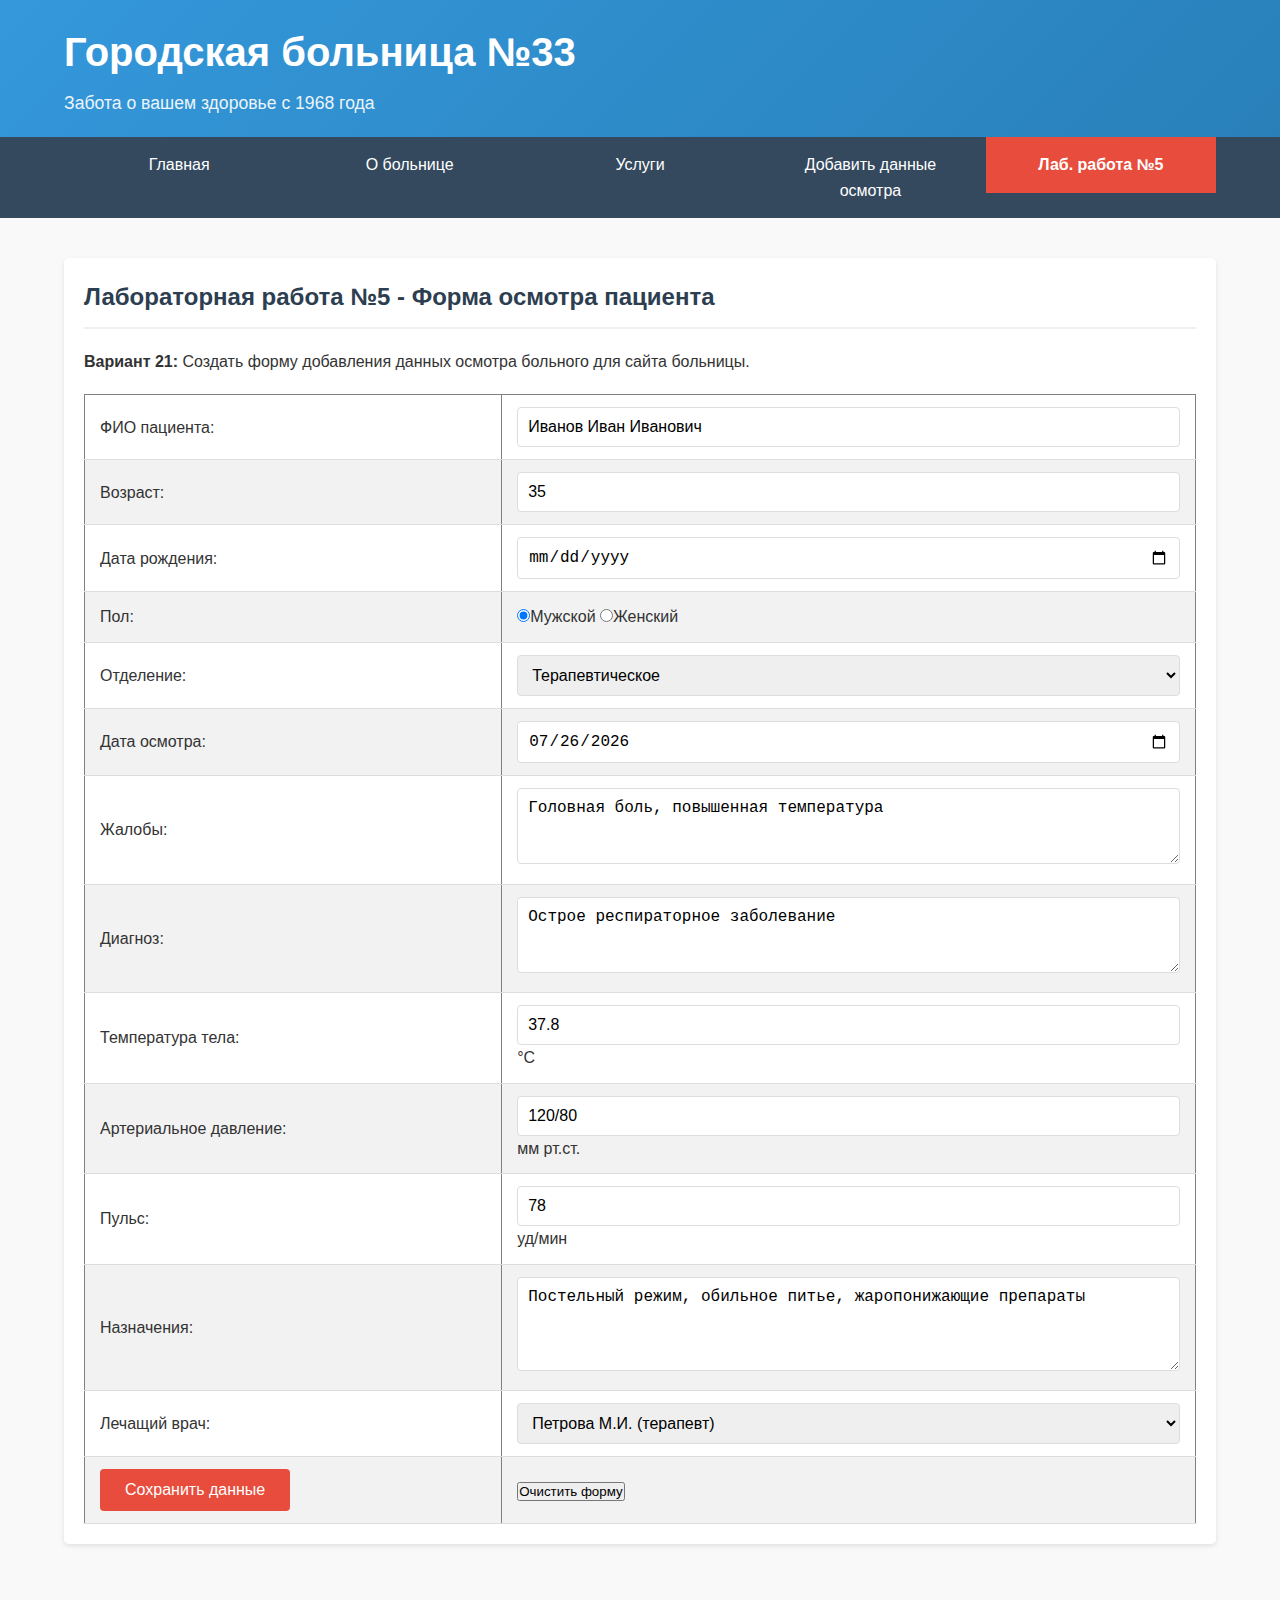
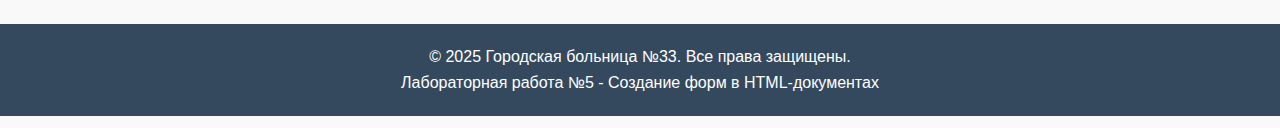
<file: Hospital/lab5_form.html>
<!DOCTYPE html>
<html lang="ru">
<head>
    <meta charset="UTF-8">
    <meta name="viewport" content="width=device-width, initial-scale=1.0">
    <title>Лаб. работа №5 - Форма осмотра пациента</title>
    <link rel="stylesheet" href="css/style_common.css">
</head>
<body>
    <header>
        <div class="container">
            <div id="logo">
                <h1>Городская больница №33</h1>
                <p>Забота о вашем здоровье с 1968 года</p>
            </div>
        </div>
    </header>
    
    <nav>
        <div class="container">
            <ul class="menu">
                <li><a href="index.html">Главная</a></li>
                <li><a href="about.html">О больнице</a></li>
                <li><a href="services.html">Услуги</a></li>
                <li><a href="patient.html">Добавить данные осмотра</a></li>
                <li><a href="lab5_form.html" class="active">Лаб. работа №5</a></li>
            </ul>
        </div>
    </nav>
    
    <main>
        <div class="container">
            <section id="lab5-form">
                <h2>Лабораторная работа №5 - Форма осмотра пациента</h2>
                <p><strong>Вариант 21:</strong> Создать форму добавления данных осмотра больного для сайта больницы.</p>
                
                <!-- Форма осмотра пациента -->
                <form action="mailto:hospital@example.com" method="post">
                    <table border align="center">
                        <tr>
                            <td>ФИО пациента:</td>
                            <td><input type="text" name="patient_name" value="Иванов Иван Иванович"></td>
                        </tr>
                        <tr>
                            <td>Возраст:</td>
                            <td><input type="number" name="age" value="35"></td>
                        </tr>
                        <tr>
                            <td>Дата рождения:</td>
                            <td><input type="date" name="birth_date"></td>
                        </tr>
                        <tr>
                            <td>Пол:</td>
                            <td align="center">
                                <input type="radio" name="gender" value="male" checked>Мужской
                                <input type="radio" name="gender" value="female">Женский
                            </td>
                        </tr>
                        <tr>
                            <td>Отделение:</td>
                            <td>
                                <select name="department">
                                    <option value="therapy">Терапевтическое</option>
                                    <option value="surgery">Хирургическое</option>
                                    <option value="neurology">Неврологическое</option>
                                    <option value="cardiology">Кардиологическое</option>
                                </select>
                            </td>
                        </tr>
                        <tr>
                            <td>Дата осмотра:</td>
                            <td><input type="date" name="examination_date" id="examination_date"></td>
                        </tr>
                        <tr>
                            <td>Жалобы:</td>
                            <td><textarea name="complaints" rows="3" cols="30">Головная боль, повышенная температура</textarea></td>
                        </tr>
                        <tr>
                            <td>Диагноз:</td>
                            <td><textarea name="diagnosis" rows="3" cols="30">Острое респираторное заболевание</textarea></td>
                        </tr>
                        <tr>
                            <td>Температура тела:</td>
                            <td><input type="text" name="temperature" value="37.8"> °C</td>
                        </tr>
                        <tr>
                            <td>Артериальное давление:</td>
                            <td><input type="text" name="blood_pressure" value="120/80"> мм рт.ст.</td>
                        </tr>
                        <tr>
                            <td>Пульс:</td>
                            <td><input type="number" name="pulse" value="78"> уд/мин</td>
                        </tr>
                        <tr>
                            <td>Назначения:</td>
                            <td><textarea name="prescription" rows="4" cols="30">Постельный режим, обильное питье, жаропонижающие препараты</textarea></td>
                        </tr>
                        <tr>
                            <td>Лечащий врач:</td>
                            <td>
                                <select name="doctor">
                                    <option value="Иванов А.С.">Иванов А.С. (хирург)</option>
                                    <option value="Петрова М.И." selected>Петрова М.И. (терапевт)</option>
                                    <option value="Сидоров В.П.">Сидоров В.П. (невролог)</option>
                                    <option value="Федоров К.И.">Федоров К.И. (кардиолог)</option>
                                    <option value="Васильева О.Л.">Васильева О.Л. (педиатр)</option>
                                    <option value="Козлов Д.В.">Козлов Д.В. (травматолог)</option>
                                </select>
                            </td>
                        </tr>
                        <tr>
                            <td align="center">
                                <input type="submit" value="Сохранить данные" class="submit-btn">
                            </td>
                            <td align="center">
                                <input type="reset" value="Очистить форму" class="reset-btn">
                            </td>
                        </tr>
                    </table>
                </form>
            </section>
        </div>
    </main>
    
    <footer>
        <div class="container">
            <p>&copy; 2025 Городская больница №33. Все права защищены.</p>
            <p>Лабораторная работа №5 - Создание форм в HTML-документах</p>
        </div>
    </footer>

    <script>
        // Устанавливаем сегодняшнюю дату для поля "Дата осмотра"
        document.getElementById('examination_date').valueAsDate = new Date();
    </script>
</body>
</html>
</file>
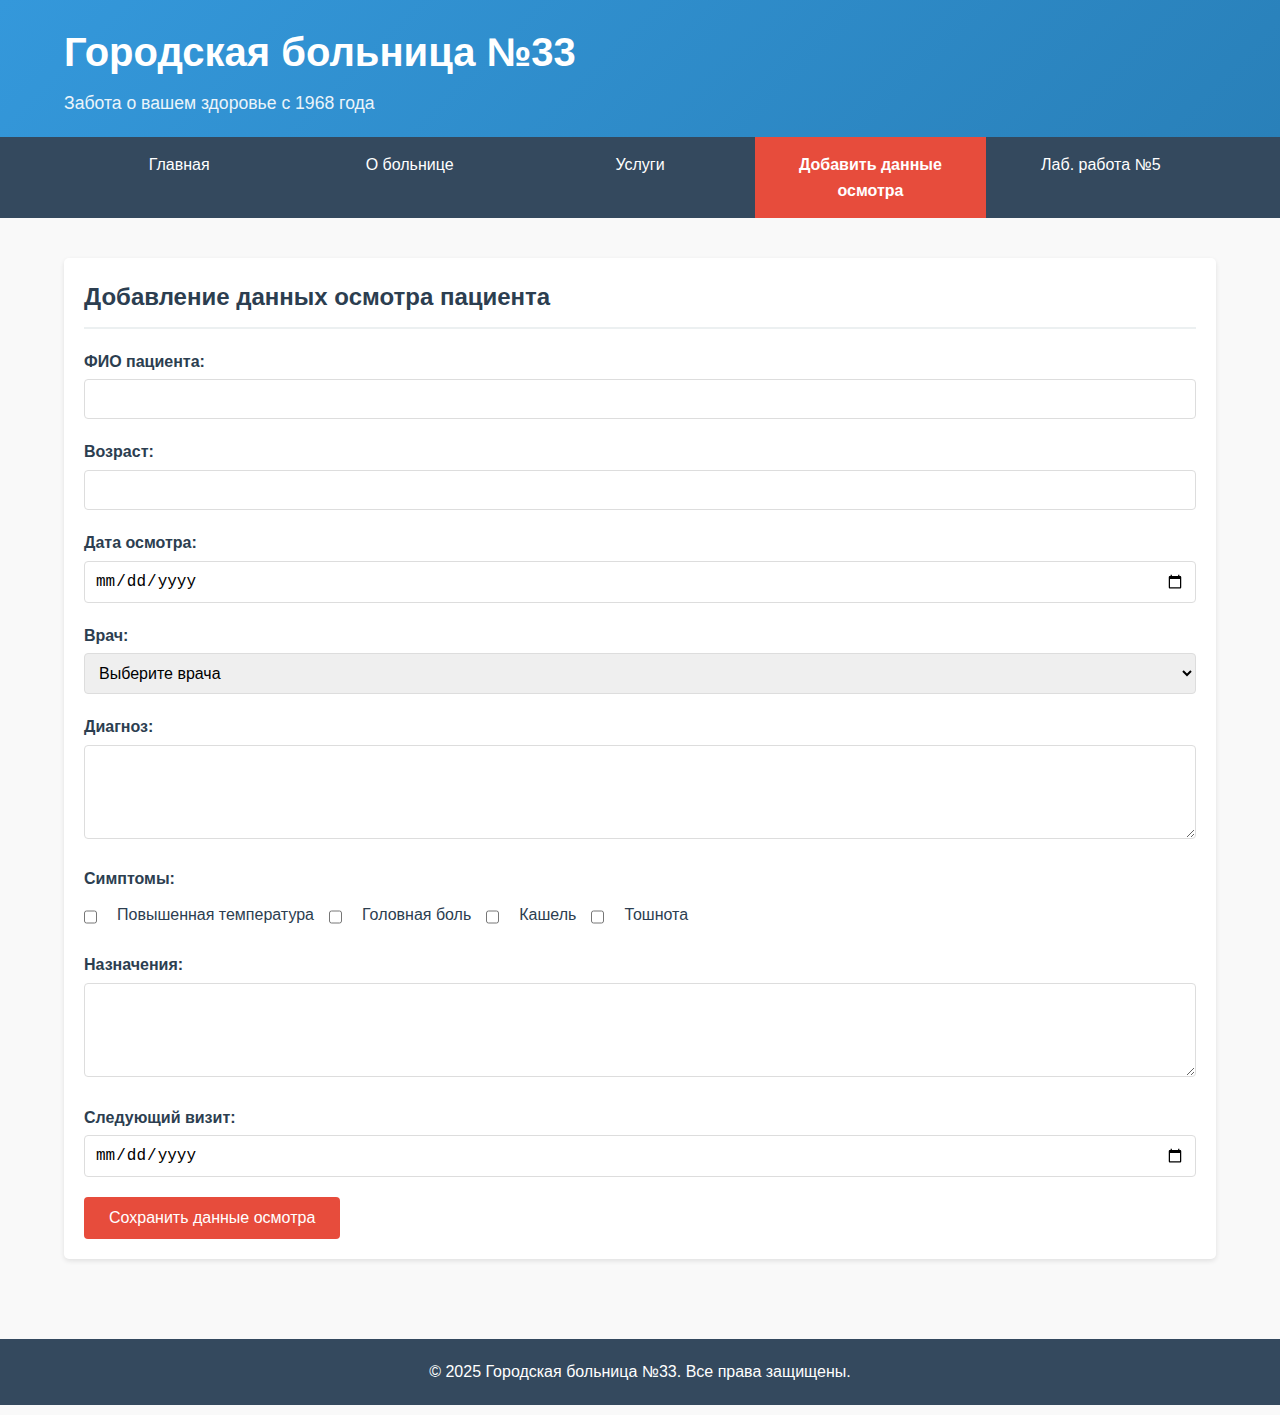
<file: Hospital/patient.html>
<!-- Объявление типа документа HTML5 -->
<!DOCTYPE html>
<!-- Указываем язык страницы - русский -->
<html lang="ru">

<head>
    <!-- Мета-информация для браузера -->
    <meta charset="UTF-8">
    <!-- Кодировка UTF-8 для поддержки кириллицы -->
    <meta name="viewport" content="width=device-width, initial-scale=1.0">
    <!-- Настройки адаптивности для мобильных устройств -->
    <title>Добавить данные осмотра - Городская больница №33</title>
    <!-- Заголовок страницы в браузере -->
    <link rel="stylesheet" href="css/style_common.css">
    <!-- Подключение общего CSS-файла для всех страниц кроме главной -->
</head>

<body>
    <!-- Шапка сайта (одинаковая для всех страниц) -->
    <header>
        <!-- Контейнер для центрирования содержимого -->
        <div class="container">
            <!-- Блок логотипа с уникальным идентификатором -->
            <div id="logo">
                <!-- Главный заголовок сайта -->
                <h1>Городская больница №33</h1>
                <!-- Слоган больницы -->
                <p>Забота о вашем здоровье с 1968 года</p>
            </div>
        </div>
    </header>

    <!-- Навигационное меню -->
    <nav>
        <div class="container">
            <!-- Список навигационных ссылок -->
            <ul class="menu">
                <!-- Ссылка на главную страницу -->
                <li><a href="index.html">Главная</a></li>
                <!-- Ссылка на страницу "О больнице" -->
                <li><a href="about.html">О больнице</a></li>
                <!-- Ссылка на страницу услуг -->
                <li><a href="services.html">Услуги</a></li>
                <!-- Активная страница - выделяется стилем -->
                <li><a href="patient.html" class="active">Добавить данные осмотра</a></li>
                <li><a href="lab5_form.html">Лаб. работа №5</a></li>
            </ul>
        </div>
    </nav>

    <!-- Основное содержимое страницы -->
    <main>
        <div class="container">
            <!-- Секция с формой добавления данных осмотра -->
            <section id="patient-form">
                <!-- Заголовок формы -->
                <h2>Добавление данных осмотра пациента</h2>
                <!-- Форма для ввода медицинских данных -->
                <form id="examination-form">
                    <!-- Группа полей формы: ФИО пациента -->
                    <div class="form-group">
                        <!-- Метка для поля ввода -->
                        <label for="patient-name">ФИО пациента:</label>
                        <!-- Текстовое поле для ввода ФИО -->
                        <input type="text" id="patient-name" name="patient-name" required>
                        <!-- Атрибут required делает поле обязательным для заполнения -->
                    </div>
                    
                    <!-- Группа полей формы: Возраст -->
                    <div class="form-group">
                        <label for="patient-age">Возраст:</label>
                        <!-- Числовое поле с ограничениями -->
                        <input type="number" id="patient-age" name="patient-age" min="0" max="120" required>
                        <!-- min и max задают допустимый диапазон значений -->
                    </div>
                    
                    <!-- Группа полей формы: Дата осмотра -->
                    <div class="form-group">
                        <label for="examination-date">Дата осмотра:</label>
                        <!-- Поле для выбора даты -->
                        <input type="date" id="examination-date" name="examination-date" required>
                    </div>
                    
                    <!-- Группа полей формы: Выбор врача -->
                    <div class="form-group">
                        <label for="doctor">Врач:</label>
                        <!-- Выпадающий список для выбора врача -->
                        <select id="doctor" name="doctor" required>
                            <!-- Пустая опция по умолчанию -->
                            <option value="">Выберите врача</option>
                            <!-- Опции выбора врачей -->
                            <option value="ivanov">Иванов А.С. (хирург)</option>
                            <option value="petrova">Петрова М.И. (терапевт)</option>
                            <option value="sidorov">Сидоров В.П. (невролог)</option>
                            <option value="fedorov">Федоров К.И. (кардиолог)</option>
                        </select>
                    </div>
                    
                    <!-- Группа полей формы: Диагноз -->
                    <div class="form-group">
                        <label for="diagnosis">Диагноз:</label>
                        <!-- Многострочное текстовое поле -->
                        <textarea id="diagnosis" name="diagnosis" rows="4" required></textarea>
                        <!-- rows определяет высоту текстовой области -->
                    </div>
                    
                    <!-- Группа полей формы: Симптомы -->
                    <div class="form-group">
                        <label for="symptoms">Симптомы:</label>
                        <!-- Группа чекбоксов для выбора симптомов -->
                        <div class="checkbox-group">
                            <!-- Чекбокс: Повышенная температура -->
                            <input type="checkbox" id="fever" name="symptoms" value="fever">
                            <label for="fever">Повышенная температура</label>
                            
                            <!-- Чекбокс: Головная боль -->
                            <input type="checkbox" id="headache" name="symptoms" value="headache">
                            <label for="headache">Головная боль</label>
                            
                            <!-- Чекбокс: Кашель -->
                            <input type="checkbox" id="cough" name="symptoms" value="cough">
                            <label for="cough">Кашель</label>
                            
                            <!-- Чекбокс: Тошнота -->
                            <input type="checkbox" id="nausea" name="symptoms" value="nausea">
                            <label for="nausea">Тошнота</label>
                        </div>
                    </div>
                    
                    <!-- Группа полей формы: Назначения -->
                    <div class="form-group">
                        <label for="prescription">Назначения:</label>
                        <!-- Многострочное поле для врачебных назначений -->
                        <textarea id="prescription" name="prescription" rows="4" required></textarea>
                    </div>
                    
                    <!-- Группа полей формы: Следующий визит -->
                    <div class="form-group">
                        <label for="next-visit">Следующий визит:</label>
                        <!-- Необязательное поле для даты следующего визита -->
                        <input type="date" id="next-visit" name="next-visit">
                        <!-- Поле не required - следующий визит может быть не назначен -->
                    </div>
                    
                    <!-- Кнопка отправки формы -->
                    <button type="submit" class="submit-btn">Сохранить данные осмотра</button>
                </form>
            </section>
        </div>
    </main>

    <!-- Подвал сайта (одинаковый для всех страниц) -->
    <footer>
        <div class="container">
            <!-- Информация об авторских правах -->
            <p>&copy; 2025 Городская больница №33. Все права защищены.</p>
            <!-- Обратите внимание: в других страницах указан 2025 год -->
        </div>
    </footer>
    
    <!-- JavaScript для обработки формы -->
    <script>
        // Получаем форму по ID и добавляем обработчик события отправки
        document.getElementById('examination-form').addEventListener('submit', function(e) {
            // Предотвращаем стандартную отправку формы (перезагрузку страницы)
            e.preventDefault();
            // Показываем сообщение об успешном сохранении
            alert('Данные осмотра успешно сохранены!');
            // Сбрасываем все поля формы к исходному состоянию
            this.reset();
        });
    </script>
</body>

</html>
</file>
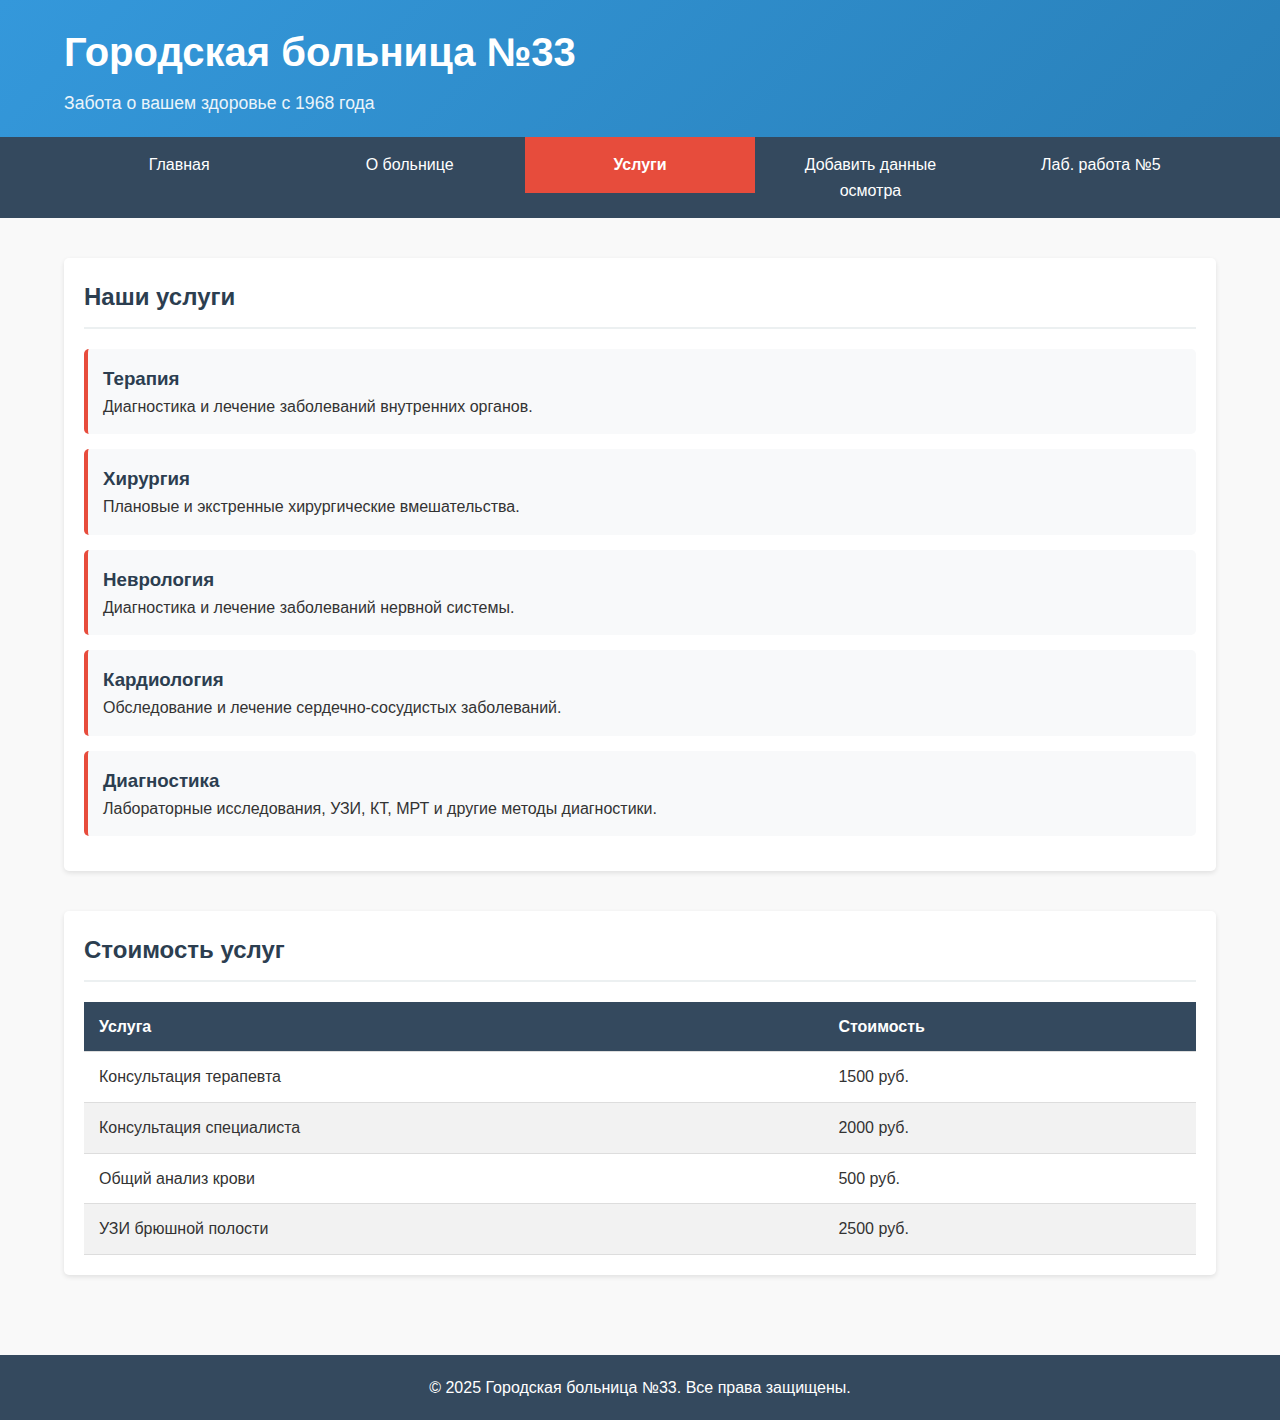
<file: Hospital/services.html>
<!-- Объявление типа документа HTML5 -->
<!DOCTYPE html>
<!-- Указываем язык страницы - русский -->
<html lang="ru">

<head>
    <!-- Мета-информация для браузера -->
    <meta charset="UTF-8">
    <!-- Кодировка UTF-8 для поддержки кириллицы -->
    <meta name="viewport" content="width=device-width, initial-scale=1.0">
    <!-- Настройки адаптивности для мобильных устройств -->
    <title>Услуги - Городская больница №33</title>
    <!-- Заголовок страницы в браузере -->
    <link rel="stylesheet" href="css/style_common.css">
    <!-- Подключение общего CSS-файла для всех страниц кроме главной -->
</head>

<body>
    <!-- Шапка сайта (одинаковая для всех страниц) -->
    <header>
        <!-- Контейнер для центрирования содержимого -->
        <div class="container">
            <!-- Блок логотипа с уникальным идентификатором -->
            <div id="logo">
                <!-- Главный заголовок сайта -->
                <h1>Городская больница №33</h1>
                <!-- Слоган больницы -->
                <p>Забота о вашем здоровье с 1968 года</p>
            </div>
        </div>
    </header>

    <!-- Навигационное меню -->
    <nav>
        <div class="container">
            <!-- Список навигационных ссылок -->
            <ul class="menu">
                <!-- Ссылка на главную страницу -->
                <li><a href="index.html">Главная</a></li>
                <!-- Ссылка на страницу "О больнице" -->
                <li><a href="about.html">О больнице</a></li>
                <!-- Активная страница - выделяется стилем -->
                <li><a href="services.html" class="active">Услуги</a></li>
                <!-- Ссылка на страницу добавления данных осмотра -->
                <li><a href="patient.html">Добавить данные осмотра</a></li>
                <li><a href="lab5_form.html">Лаб. работа №5</a></li>
            </ul>
        </div>
    </nav>

    <!-- Основное содержимое страницы -->
    <main>
        <div class="container">
            <!-- Секция со списком медицинских услуг -->
            <section id="services-list">
                <!-- Заголовок секции -->
                <h2>Наши услуги</h2>
                
                <!-- Элемент услуги 1 - Терапия -->
                <div class="service-item">
                    <!-- Название медицинского направления -->
                    <h3>Терапия</h3>
                    <!-- Описание услуги -->
                    <p>Диагностика и лечение заболеваний внутренних органов.</p>
                </div>
                
                <!-- Элемент услуги 2 - Хирургия -->
                <div class="service-item">
                    <h3>Хирургия</h3>
                    <p>Плановые и экстренные хирургические вмешательства.</p>
                </div>
                
                <!-- Элемент услуги 3 - Неврология -->
                <div class="service-item">
                    <h3>Неврология</h3>
                    <p>Диагностика и лечение заболеваний нервной системы.</p>
                </div>
                
                <!-- Элемент услуги 4 - Кардиология -->
                <div class="service-item">
                    <h3>Кардиология</h3>
                    <p>Обследование и лечение сердечно-сосудистых заболеваний.</p>
                </div>
                
                <!-- Элемент услуги 5 - Диагностика -->
                <div class="service-item">
                    <h3>Диагностика</h3>
                    <p>Лабораторные исследования, УЗИ, КТ, МРТ и другие методы диагностики.</p>
                </div>
            </section>
            
            <!-- Секция с прайс-листом услуг -->
            <section id="prices">
                <h2>Стоимость услуг</h2>
                <!-- Таблица для отображения цен -->
                <table>
                    <!-- Заголовок таблицы -->
                    <thead>
                        <!-- Строка заголовков -->
                        <tr>
                            <!-- Столбец с названием услуги -->
                            <th>Услуга</th>
                            <!-- Столбец со стоимостью -->
                            <th>Стоимость</th>
                        </tr>
                    </thead>
                    <!-- Тело таблицы с данными -->
                    <tbody>
                        <!-- Строка с данными 1 -->
                        <tr>
                            <!-- Название услуги -->
                            <td>Консультация терапевта</td>
                            <!-- Стоимость услуги -->
                            <td>1500 руб.</td>
                        </tr>
                        <!-- Строка с данными 2 -->
                        <tr>
                            <td>Консультация специалиста</td>
                            <td>2000 руб.</td>
                        </tr>
                        <!-- Строка с данными 3 -->
                        <tr>
                            <td>Общий анализ крови</td>
                            <td>500 руб.</td>
                        </tr>
                        <!-- Строка с данными 4 -->
                        <tr>
                            <td>УЗИ брюшной полости</td>
                            <td>2500 руб.</td>
                        </tr>
                    </tbody>
                </table>
            </section>
        </div>
    </main>

    <!-- Подвал сайта (одинаковый для всех страниц) -->
    <footer>
        <div class="container">
            <!-- Информация об авторских правах -->
            <p>&copy; 2025 Городская больница №33. Все права защищены.</p>
        </div>
    </footer>
</body>

</html>
</file>
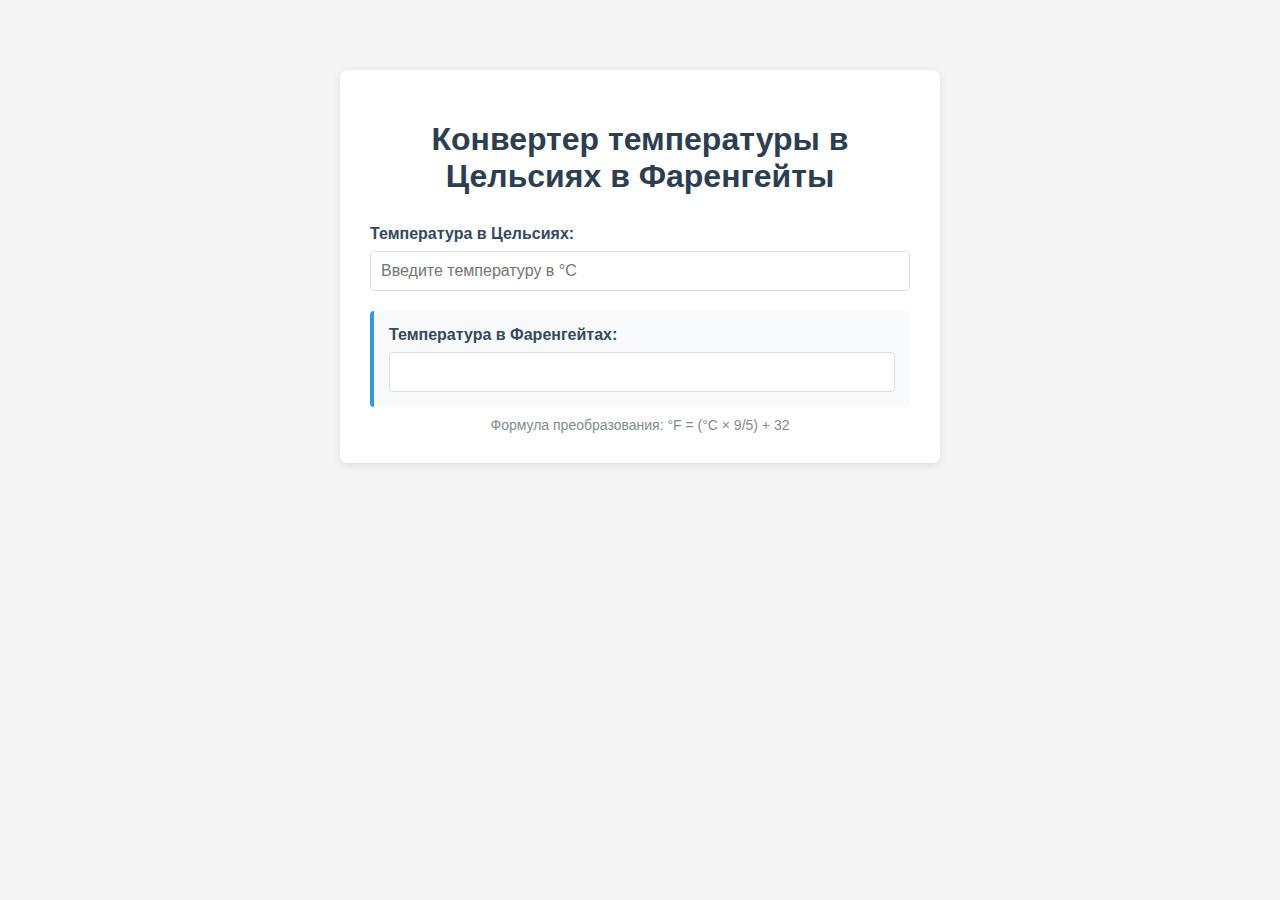
<file: LAB6/temperatureConverter.html>
<!DOCTYPE html>
<html lang="ru">
<head>
    <meta charset="UTF-8">
    <meta name="viewport" content="width=device-width, initial-scale=1.0">
    <title>Конвертер температур</title>
    <style>
        /* ОСНОВНЫЕ СТИЛИ СТРАНИЦЫ */
        body {
            font-family: Arial, sans-serif;
            max-width: 600px;
            margin: 50px auto;
            padding: 20px;
            background-color: #f5f5f5;
        }
        
        /* КОНТЕЙНЕР ФОРМЫ */
        .container {
            background-color: white;
            padding: 30px;
            border-radius: 8px;
            box-shadow: 0 2px 10px rgba(0,0,0,0.1);
        }
        
        /* ЗАГОЛОВОК */
        h1 {
            color: #2c3e50;
            text-align: center;
            margin-bottom: 30px;
        }
        
        /* ГРУППА ЭЛЕМЕНТОВ ФОРМЫ */
        .form-group {
            margin-bottom: 20px;
        }
        
        /* МЕТКИ (LABELS) */
        label {
            display: block;
            margin-bottom: 8px;
            font-weight: bold;
            color: #34495e;
        }
        
        /* ПОЛЯ ВВОДА */
        input {
            width: 100%;
            padding: 10px;
            border: 1px solid #ddd;
            border-radius: 4px;
            font-size: 16px;
            box-sizing: border-box;
        }
        
        /* СТИЛИ ДЛЯ АКТИВНОГО ПОЛЯ ВВОДА */
        input:focus {
            border-color: #3498db;
            outline: none;
            box-shadow: 0 0 5px rgba(52, 152, 219, 0.5);
        }
        
        /* БЛОК С РЕЗУЛЬТАТОМ */
        .result {
            background-color: #f8f9fa;
            padding: 15px;
            border-radius: 4px;
            margin-top: 20px;
            border-left: 4px solid #3498db;
        }
        
        /* ОФОРМЛЕНИЕ ФОРМУЛЫ */
        .formula {
            font-size: 14px;
            color: #7f8c8d;
            margin-top: 10px;
            text-align: center;
        }
        
        /* СТИЛИ ДЛЯ СООБЩЕНИЙ ОБ ОШИБКАХ */
        .error {
            color: #e74c3c;
            font-size: 14px;
            margin-top: 5px;
        }
    </style>
</head>
<body>
    <!-- ОСНОВНОЙ КОНТЕЙНЕР ПРИЛОЖЕНИЯ -->
    <div class="container">
        <h1>Конвертер температуры в Цельсиях в Фаренгейты</h1>
        
        <!-- ГРУППА ВВОДА ТЕМПЕРАТУРЫ В ЦЕЛЬСИЯХ -->
        <div class="form-group">
            <label for="celsius">Температура в Цельсиях:</label>
            <input type="text" id="celsius" placeholder="Введите температуру в °C">
            <!-- БЛОК ДЛЯ ВЫВОДА СООБЩЕНИЙ ОБ ОШИБКАХ -->
            <div id="error-message" class="error"></div>
        </div>
        
        <!-- БЛОК С РЕЗУЛЬТАТОМ ПРЕОБРАЗОВАНИЯ -->
        <div class="result">
            <label for="fahrenheit">Температура в Фаренгейтах:</label>
            <input type="text" id="fahrenheit" readonly>
        </div>
        
        <!-- ОТОБРАЖЕНИЕ ФОРМУЛЫ ПРЕОБРАЗОВАНИЯ -->
        <div class="formula">
            Формула преобразования: °F = (°C × 9/5) + 32
        </div>
    </div>

    <script>
        // ЖДЕМ ПОЛНОЙ ЗАГРУЗКИ DOM ДОКУМЕНТА
        document.addEventListener('DOMContentLoaded', function() {
            // ПОЛУЧАЕМ ССЫЛКИ НА ЭЛЕМЕНТЫ DOM
            const celsiusInput = document.getElementById('celsius');
            const fahrenheitInput = document.getElementById('fahrenheit');
            const errorMessage = document.getElementById('error-message');
            
            // ОБРАБОТЧИК СОБЫТИЯ ПОТЕРИ ФОКУСА (BLUR)
            celsiusInput.addEventListener('blur', function() {
                // ПОЛУЧАЕМ И ОЧИЩАЕМ ВВЕДЕННОЕ ЗНАЧЕНИЕ
                const celsiusValue = celsiusInput.value.trim();
                
                // ОЧИЩАЕМ ПРЕДЫДУЩИЕ СООБЩЕНИЯ И РЕЗУЛЬТАТ
                errorMessage.textContent = '';
                fahrenheitInput.value = '';
                
                // ПРОВЕРКА: ПУСТОЕ ЛИ ПОЛЕ ВВОДА
                if (celsiusValue === '') {
                    errorMessage.textContent = 'Пожалуйста, введите значение температуры';
                    return; // ВЫХОДИМ ИЗ ФУНКЦИИ
                }
                
                // ПРОВЕРКА: ЯВЛЯЕТСЯ ЛИ ВВЕДЕННОЕ ЗНАЧЕНИЕ ЧИСЛОМ
                if (isNaN(celsiusValue)) {
                    errorMessage.textContent = 'Пожалуйста, введите числовое значение';
                    return; // ВЫХОДИМ ИЗ ФУНКЦИИ
                }
                
                // ПРЕОБРАЗУЕМ СТРОКУ В ЧИСЛО С ПЛАВАЮЩЕЙ ТОЧКОЙ
                const celsius = parseFloat(celsiusValue);
                
                // ВЫПОЛНЯЕМ ПРЕОБРАЗОВАНИЕ ТЕМПЕРАТУРЫ
                // Формула: °F = (°C × 9/5) + 32
                const fahrenheit = (celsius * 9/5) + 32;
                
                // ОТОБРАЖАЕМ РЕЗУЛЬТАТ С ДВУМЯ ЗНАКАМИ ПОСЛЕ ЗАПЯТОЙ
                fahrenheitInput.value = fahrenheit.toFixed(2) + ' °F';
            });
        });
    </script>
</body>
</html>
</file>
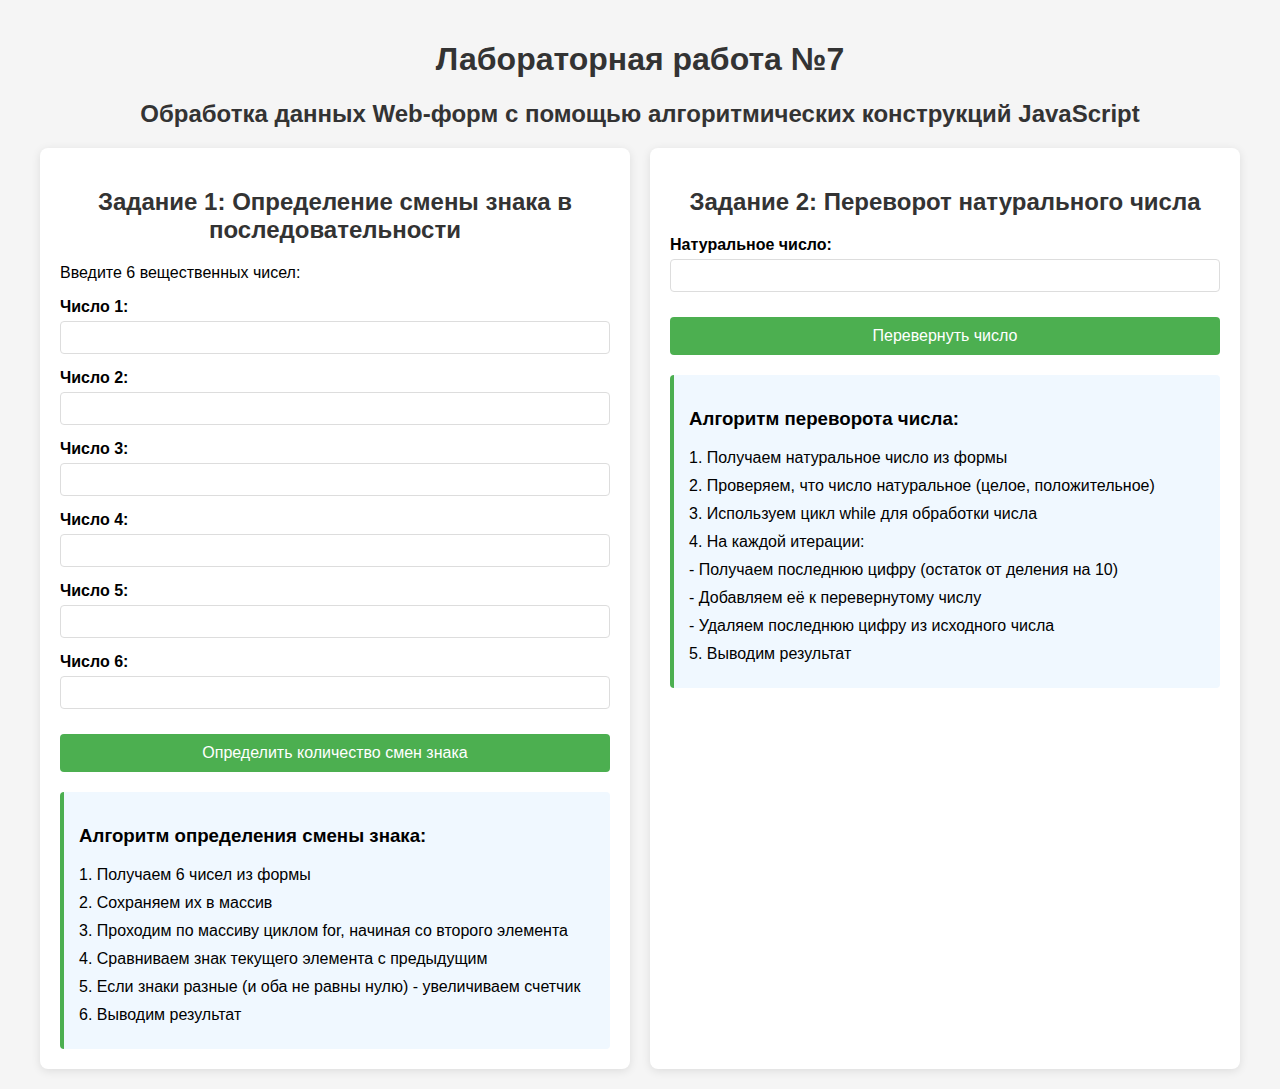
<file: LAB7/lab7.html>
<!DOCTYPE html>
<html lang="ru">
<head>
    <meta charset="UTF-8">
    <meta name="viewport" content="width=device-width, initial-scale=1.0">
    <title>Лабораторная работа №7</title>
    <style>
        body {
            font-family: Arial, sans-serif;
            max-width: 1200px;
            margin: 0 auto;
            padding: 20px;
            background-color: #f5f5f5;
        }
        h1, h2 {
            color: #333;
            text-align: center;
        }
        .tasks-container {
            display: flex;
            gap: 20px;
            flex-wrap: wrap;
        }
        .task {
            flex: 1;
            min-width: 300px;
            background-color: white;
            padding: 20px;
            border-radius: 8px;
            box-shadow: 0 2px 10px rgba(0,0,0,0.1);
        }
        .input-group {
            margin-bottom: 15px;
        }
        label {
            display: block;
            margin-bottom: 5px;
            font-weight: bold;
        }
        input {
            width: 100%;
            padding: 8px;
            border: 1px solid #ddd;
            border-radius: 4px;
            box-sizing: border-box;
        }
        button {
            background-color: #4CAF50;
            color: white;
            padding: 10px 15px;
            border: none;
            border-radius: 4px;
            cursor: pointer;
            font-size: 16px;
            margin-top: 10px;
            width: 100%;
        }
        button:hover {
            background-color: #45a049;
        }
        .result {
            margin-top: 15px;
            padding: 10px;
            background-color: #e9f7e9;
            border-radius: 4px;
            display: none;
        }
        .explanation {
            margin-top: 20px;
            padding: 15px;
            background-color: #f0f8ff;
            border-radius: 4px;
            border-left: 4px solid #4CAF50;
        }
        .step {
            margin-bottom: 10px;
        }
        @media (max-width: 768px) {
            .tasks-container {
                flex-direction: column;
            }
        }
    </style>
</head>
<body>
    <h1>Лабораторная работа №7</h1>
    <h2>Обработка данных Web-форм с помощью алгоритмических конструкций JavaScript</h2>

    <div class="tasks-container">
        <!-- Задание 1: Смена знака в последовательности -->
        <div class="task">
            <h2>Задание 1: Определение смены знака в последовательности</h2>
            <p>Введите 6 вещественных чисел:</p>
            <div class="input-group">
                <label for="num1">Число 1:</label>
                <input type="number" id="num1" step="any" required>
            </div>
            <div class="input-group">
                <label for="num2">Число 2:</label>
                <input type="number" id="num2" step="any" required>
            </div>
            <div class="input-group">
                <label for="num3">Число 3:</label>
                <input type="number" id="num3" step="any" required>
            </div>
            <div class="input-group">
                <label for="num4">Число 4:</label>
                <input type="number" id="num4" step="any" required>
            </div>
            <div class="input-group">
                <label for="num5">Число 5:</label>
                <input type="number" id="num5" step="any" required>
            </div>
            <div class="input-group">
                <label for="num6">Число 6:</label>
                <input type="number" id="num6" step="any" required>
            </div>
            <button onclick="calculateSignChanges()">Определить количество смен знака</button>
            <div id="result1" class="result"></div>
            
            <div class="explanation">
                <h3>Алгоритм определения смены знака:</h3>
                <div class="step">1. Получаем 6 чисел из формы</div>
                <div class="step">2. Сохраняем их в массив</div>
                <div class="step">3. Проходим по массиву циклом for, начиная со второго элемента</div>
                <div class="step">4. Сравниваем знак текущего элемента с предыдущим</div>
                <div class="step">5. Если знаки разные (и оба не равны нулю) - увеличиваем счетчик</div>
                <div class="step">6. Выводим результат</div>
            </div>
        </div>

        <!-- Задание 2: Переворот натурального числа -->
        <div class="task">
            <h2>Задание 2: Переворот натурального числа</h2>
            <div class="input-group">
                <label for="naturalNumber">Натуральное число:</label>
                <input type="number" id="naturalNumber" min="1" step="1" required>
            </div>
            <button onclick="reverseNumber()">Перевернуть число</button>
            <div id="result2" class="result"></div>
            
            <div class="explanation">
                <h3>Алгоритм переворота числа:</h3>
                <div class="step">1. Получаем натуральное число из формы</div>
                <div class="step">2. Проверяем, что число натуральное (целое, положительное)</div>
                <div class="step">3. Используем цикл while для обработки числа</div>
                <div class="step">4. На каждой итерации:</div>
                <div class="step">   - Получаем последнюю цифру (остаток от деления на 10)</div>
                <div class="step">   - Добавляем её к перевернутому числу</div>
                <div class="step">   - Удаляем последнюю цифру из исходного числа</div>
                <div class="step">5. Выводим результат</div>
            </div>
        </div>
    </div>

    <script>
        // Задание 1: Определение количества смен знака в последовательности
        function calculateSignChanges() {
            // Получаем значения из полей ввода
            const num1 = parseFloat(document.getElementById('num1').value);
            const num2 = parseFloat(document.getElementById('num2').value);
            const num3 = parseFloat(document.getElementById('num3').value);
            const num4 = parseFloat(document.getElementById('num4').value);
            const num5 = parseFloat(document.getElementById('num5').value);
            const num6 = parseFloat(document.getElementById('num6').value);
            
            // Сохраняем числа в массиве
            const numbers = [num1, num2, num3, num4, num5, num6];
            
            // Инициализируем счетчик смен знака
            let signChangeCount = 0;
            
            // Проходим по массиву, начиная со второго элемента
            for (let i = 1; i < numbers.length; i++) {
                // Сравниваем знак текущего числа с предыдущим
                if ((numbers[i] > 0 && numbers[i-1] < 0) || 
                    (numbers[i] < 0 && numbers[i-1] > 0)) {
                    signChangeCount++;
                }
            }
            
            // Выводим результат
            const resultElement = document.getElementById('result1');
            resultElement.textContent = `Количество смен знака в последовательности: ${signChangeCount}`;
            resultElement.style.display = 'block';
        }
        
        // Задание 2: Переворот натурального числа
        function reverseNumber() {
            // Получаем значение из поля ввода
            let number = parseInt(document.getElementById('naturalNumber').value);
            
            // Проверяем, что число натуральное
            if (number <= 0 || !Number.isInteger(number)) {
                alert('Введите натуральное число (целое положительное число)');
                return;
            }
            
            // Сохраняем исходное число для отображения
            const originalNumber = number;
            
            // Инициализируем переменную для перевернутого числа
            let reversedNumber = 0;
            
            // Используем цикл while для переворота числа
            while (number > 0) {
                // Получаем последнюю цифру числа
                const lastDigit = number % 10;
                
                // Добавляем эту цифру к перевернутому числу
                reversedNumber = reversedNumber * 10 + lastDigit;
                
                // Удаляем последнюю цифру из исходного числа
                number = Math.floor(number / 10);
            }
            
            // Выводим результат
            const resultElement = document.getElementById('result2');
            resultElement.textContent = `Исходное число: ${originalNumber}, перевернутое число: ${reversedNumber}`;
            resultElement.style.display = 'block';
        }
    </script>
</body>
</html>
</file>
<file: Hospital/css/style_index.css>
/* ===== ОБЩИЕ СТИЛИ ДЛЯ ГЛАВНОЙ СТРАНИЦЫ ===== */

/* Сброс стандартных отступов и полей для всех элементов */
* {
    margin: 0;
    padding: 0;
    /* Учет границ и отступов в общей ширине элемента */
    box-sizing: border-box;
}

/* Стили для тела документа */
body {
    font-family: 'Arial', sans-serif; /* Основной шрифт */
    line-height: 1.6; /* Межстрочный интервал */
    color: #333; /* Цвет текста */
    background-color: #f9f9f9; /* Цвет фона страницы */
}

/* Класс-контейнер для центрирования содержимого */
.container {
    width: 90%; /* Ширина 90% от родительского элемента */
    max-width: 1200px; /* Максимальная ширина */
    margin: 0 auto; /* Автоматические отступы слева/справа для центрирования */
}

/* ===== СТИЛИ ДЛЯ ШАПКИ САЙТА ===== */
header {
    /* Градиентный фон от темно-синего к голубому */
    background: linear-gradient(135deg, #1e5799 0%, #207cca 100%);
    color: white; /* Белый цвет текста */
    padding: 20px 0; /* Внутренние отступы сверху/снизу */
    box-shadow: 0 2px 5px rgba(0,0,0,0.1); /* Тень для объема */
}

/* Заголовок в логотипе */
#logo h1 {
    font-size: 2.5rem; /* Крупный размер шрифта */
    margin-bottom: 5px; /* Отступ снизу */
}

/* Подзаголовок в логотипе */
#logo p {
    font-size: 1.1rem; /* Размер шрифта */
    opacity: 0.9; /* Легкая прозрачность */
}

/* ===== СТИЛИ ДЛЯ НАВИГАЦИОННОГО МЕНЮ ===== */
nav {
    background-color: #2c3e50; /* Темно-синий фон */
    position: sticky; /* Липкое позиционирование - меню остается при прокрутке */
    top: 0; /* Прилипание к верху окна */
    z-index: 100; /* Высокий z-index для поверх других элементов */
}

/* Список меню */
.menu {
    display: flex; /* Flexbox для горизонтального расположения */
    list-style: none; /* Убираем маркеры списка */
}

/* Элементы меню */
.menu li {
    flex: 1; /* Равномерное распределение пространства */
}

/* Ссылки меню */
.menu a {
    display: block; /* Блочное отображение */
    color: white; /* Белый цвет текста */
    text-decoration: none; /* Убираем подчеркивание */
    padding: 15px 20px; /* Внутренние отступы */
    text-align: center; /* Выравнивание по центру */
    transition: background-color 0.3s; /* Плавный переход цвета фона */
}

/* Эффект при наведении на ссылку */
.menu a:hover {
    background-color: #34495e; /* Изменение цвета фона */
}

/* Стиль для активной страницы */
.menu a.active {
    background-color: #1abc9c; /* Зеленый фон для активной ссылки */
    font-weight: bold; /* Жирный шрифт */
}

/* ===== СТИЛИ ДЛЯ ОСНОВНОГО КОНТЕНТА ===== */
main {
    padding: 40px 0; /* Внутренние отступы сверху/снизу */
}

/* Стили для секций */
section {
    margin-bottom: 40px; /* Отступ снизу между секциями */
    padding: 20px; /* Внутренние отступы */
    background-color: white; /* Белый фон */
    border-radius: 5px; /* Скругленные углы */
    box-shadow: 0 2px 5px rgba(0,0,0,0.1); /* Легкая тень */
}

/* Специфические стили для секции приветствия */
#welcome {
    text-align: center; /* Выравнивание по центру */
    background: linear-gradient(135deg, #1abc9c 0%, #16a085 100%); /* Зеленый градиент */
    color: white; /* Белый текст */
}

/* Заголовок в секции приветствия */
#welcome h2 {
    font-size: 2rem; /* Размер шрифта */
    margin-bottom: 15px; /* Отступ снизу */
}

/* Секция с преимуществами */
#features {
    display: flex; /* Flexbox для расположения в ряд */
    flex-wrap: wrap; /* Перенос на новую строку при нехватке места */
    gap: 20px; /* Расстояние между элементами */
}

/* Блок преимущества */
.feature-box {
    flex: 1; /* Равномерное распределение */
    min-width: 250px; /* Минимальная ширина */
    padding: 20px; /* Внутренние отступы */
    background-color: #f8f9fa; /* Светло-серый фон */
    border-radius: 5px; /* Скругленные углы */
    border-left: 4px solid #3498db; /* Синяя левая граница */
    transition: transform 0.3s; /* Плавная анимация трансформации */
}

/* Эффект при наведении на блок преимущества */
.feature-box:hover {
    transform: translateY(-5px); /* Поднимаем блок на 5px */
}

/* Заголовок в блоке преимущества */
.feature-box h3 {
    color: #2c3e50; /* Темно-синий цвет */
    margin-bottom: 10px; /* Отступ снизу */
}

/* Секция экстренной помощи */
#emergency {
    text-align: center; /* Выравнивание по центру */
    background-color: #e74c3c; /* Красный фон */
    color: white; /* Белый текст */
}

/* Стили для номера телефона */
#phone {
    font-size: 2.5rem; /* Очень крупный шрифт */
    font-weight: bold; /* Жирное начертание */
    margin: 10px 0; /* Отступы сверху/снизу */
}

/* ===== СТИЛИ ДЛЯ ПОДВАЛА САЙТА ===== */
footer {
    background-color: #2c3e50; /* Темно-синий фон */
    color: white; /* Белый текст */
    text-align: center; /* Выравнивание по центру */
    padding: 20px 0; /* Внутренние отступы */
}

/* ===== АДАПТИВНОСТЬ ДЛЯ МОБИЛЬНЫХ УСТРОЙСТВ ===== */
@media (max-width: 768px) {
    /* Вертикальное меню на мобильных */
    .menu {
        flex-direction: column;
    }
    
    /* Вертикальное расположение преимуществ */
    #features {
        flex-direction: column;
    }
    
    /* Уменьшение размера заголовка */
    #logo h1 {
        font-size: 2rem;
    }
}
</file>
<file: Hospital/css/style_common.css>
/* ===== ОБЩИЕ СТИЛИ ДЛЯ ОСТАЛЬНЫХ СТРАНИЦ ===== */

/* Сброс стандартных отступов браузера для всех элементов */
* {
    margin: 0;
    padding: 0;
    /* Учет padding и border в общей ширине элемента */
    box-sizing: border-box;
}

/* Стили для основного контента страницы */
body {
    font-family: 'Arial', sans-serif; /* Шрифт по умолчанию */
    line-height: 1.6; /* Межстрочное расстояние для лучшей читаемости */
    color: #333; /* Основной цвет текста - темно-серый */
    background-color: #f9f9f9; /* Светлый фон страницы */
}

/* Контейнер для центрирования и ограничения ширины контента */
.container {
    width: 90%; /* Занимает 90% ширины родителя */
    max-width: 1200px; /* Максимальная ширина на больших экранах */
    margin: 0 auto; /* Автоматические отступы по бокам для центрирования */
}

/* ===== СТИЛИ ДЛЯ ШАПКИ САЙТА ===== */
header {
    /* Градиентный фон от светлого к темному синему */
    background: linear-gradient(135deg, #3498db 0%, #2980b9 100%);
    color: white; /* Белый текст на темном фоне */
    padding: 20px 0; /* Вертикальные отступы */
    box-shadow: 0 2px 5px rgba(0,0,0,0.1); /* Легкая тень для объема */
}

/* Заголовок в шапке сайта */
#logo h1 {
    font-size: 2.5rem; /* Крупный размер шрифта для заметности */
    margin-bottom: 5px; /* Небольшой отступ снизу */
}

/* Подзаголовок в шапке */
#logo p {
    font-size: 1.1rem; /* Размер шрифта немного больше базового */
    opacity: 0.9; /* Легкая прозрачность для визуальной иерархии */
}

/* ===== СТИЛИ ДЛЯ НАВИГАЦИОННОГО МЕНЮ ===== */
nav {
    background-color: #34495e; /* Темно-синий фон меню */
    position: sticky; /* "Липкое" меню - остается при прокрутке */
    top: 0; /* Прилипает к верху окна браузера */
    z-index: 100; /* Высокий приоритет отображения поверх других элементов */
}

/* Контейнер для списка меню */
.menu {
    display: flex; /* Flexbox для горизонтального расположения */
    list-style: none; /* Убираем стандартные маркеры списка */
}

/* Элементы списка меню */
.menu li {
    flex: 1; /* Равномерное распределение пространства между пунктами */
}

/* Ссылки в меню */
.menu a {
    display: block; /* Блочное отображение для всего кликабельной области */
    color: white; /* Белый цвет текста */
    text-decoration: none; /* Убираем подчеркивание ссылок */
    padding: 15px 20px; /* Внутренние отступы для удобства клика */
    text-align: center; /* Выравнивание текста по центру */
    transition: background-color 0.3s; /* Плавный переход цвета фона */
}

/* Эффект при наведении на пункт меню */
.menu a:hover {
    background-color: #2c3e50; /* Темнее основной фон при наведении */
}

/* Стиль для активной (текущей) страницы */
.menu a.active {
    background-color: #e74c3c; /* Красный фон для активной страницы */
    font-weight: bold; /* Жирный шрифт для выделения */
}

/* ===== СТИЛИ ДЛЯ ОСНОВНОГО КОНТЕНТА ===== */
main {
    padding: 40px 0; /* Большие вертикальные отступы для разделения контента */
}

/* Общие стили для секций контента */
section {
    margin-bottom: 40px; /* Отступ между секциями */
    padding: 20px; /* Внутренние отступы */
    background-color: white; /* Белый фон секций */
    border-radius: 5px; /* Скругленные углы */
    box-shadow: 0 2px 5px rgba(0,0,0,0.1); /* Легкая тень для объема */
}

/* Стили для заголовков второго уровня */
h2 {
    color: #2c3e50; /* Темно-синий цвет */
    margin-bottom: 20px; /* Отступ снизу */
    padding-bottom: 10px; /* Отступ снизу для линии */
    border-bottom: 2px solid #ecf0f1; /* Серая линия под заголовком */
}

/* ===== СТИЛИ ДЛЯ КАРТОЧЕК ВРАЧЕЙ (страница "О больнице") ===== */
.doctor-card {
    background-color: #f8f9fa; /* Светло-серый фон */
    padding: 15px; /* Внутренние отступы */
    margin-bottom: 15px; /* Отступ между карточками */
    border-radius: 5px; /* Скругленные углы */
    border-left: 4px solid #3498db; /* Синяя акцентная линия слева */
}

.doctor-card h3 {
    color: #2c3e50; /* Темно-синий цвет для имен врачей */
}

/* ===== СТИЛИ ДЛЯ СПИСКА УСЛУГ (страница "Услуги") ===== */
.service-item {
    background-color: #f8f9fa; /* Светло-серый фон */
    padding: 15px; /* Внутренние отступы */
    margin-bottom: 15px; /* Отступ между услугами */
    border-radius: 5px; /* Скругленные углы */
    border-left: 4px solid #e74c3c; /* Красная акцентная линия слева */
    transition: transform 0.3s; /* Плавная анимация трансформации */
}

/* Эффект при наведении на услугу */
.service-item:hover {
    transform: translateX(5px); /* Сдвиг вправо при наведении */
}

.service-item h3 {
    color: #2c3e50; /* Темно-синий цвет для названий услуг */
}

/* ===== СТИЛИ ДЛЯ ТАБЛИЦЫ ЦЕН (страница "Услуги") ===== */
table {
    width: 100%; /* Таблица на всю ширину контейнера */
    border-collapse: collapse; /* Убираем двойные границы между ячейками */
    margin-top: 20px; /* Отступ сверху от заголовка */
}

/* Ячейки таблицы */
table th, table td {
    padding: 12px 15px; /* Внутренние отступы в ячейках */
    text-align: left; /* Выравнивание текста по левому краю */
    border-bottom: 1px solid #ddd; /* Линия между строками */
}

/* Заголовки столбцов таблицы */
table th {
    background-color: #34495e; /* Темно-синий фон */
    color: white; /* Белый текст */
}

/* Чередование цвета строк для лучшей читаемости */
table tr:nth-child(even) {
    background-color: #f2f2f2; /* Светло-серый фон для четных строк */
}

/* Эффект при наведении на строку таблицы */
table tr:hover {
    background-color: #e9f7fe; /* Голубой фон при наведении */
}

/* ===== СТИЛИ ДЛЯ ФОРМЫ (страница "Добавить данные осмотра") ===== */

/* Группа полей формы */
.form-group {
    margin-bottom: 20px; /* Отступ между группами полей */
}

/* Метки полей формы */
label {
    display: block; /* Блочное отображение для занятия всей ширины */
    margin-bottom: 5px; /* Отступ снизу */
    font-weight: bold; /* Жирный шрифт для выделения */
    color: #2c3e50; /* Темно-синий цвет */
}

/* Общие стили для полей ввода */
input[type="text"],
input[type="number"],
input[type="date"],
select,
textarea {
    width: 100%; /* Поля на всю ширину контейнера */
    padding: 10px; /* Внутренние отступы для удобства ввода */
    border: 1px solid #ddd; /* Серая граница */
    border-radius: 4px; /* Скругленные углы */
    font-size: 1rem; /* Размер шрифта как у основного текста */
}

/* Стили для активного поля ввода (при фокусе) */
input:focus,
select:focus,
textarea:focus {
    outline: none; /* Убираем стандартное браузерное выделение */
    border-color: #3498db; /* Синяя граница при фокусе */
    box-shadow: 0 0 5px rgba(52, 152, 219, 0.5); /* Синее свечение */
}

/* Контейнер для группы чекбоксов */
.checkbox-group {
    display: flex; /* Flexbox для горизонтального расположения */
    flex-wrap: wrap; /* Перенос на новую строку при нехватке места */
    gap: 15px; /* Расстояние между чекбоксами */
    margin-top: 10px; /* Отступ сверху от метки */
}

/* Метки для чекбоксов */
.checkbox-group label {
    display: flex; /* Flexbox для выравнивания */
    align-items: center; /* Вертикальное выравнивание по центру */
    font-weight: normal; /* Обычный шрифт (не жирный) */
    cursor: pointer; /* Курсор-указатель при наведении */
}

/* Стили для самих чекбоксов */
.checkbox-group input[type="checkbox"] {
    width: auto; /* Автоматическая ширина (не на всю ширину) */
    margin-right: 5px; /* Отступ справа от чекбокса */
}

/* Кнопка отправки формы */
.submit-btn {
    background-color: #e74c3c; /* Красный фон */
    color: white; /* Белый текст */
    border: none; /* Без границы */
    padding: 12px 25px; /* Внутренние отступы */
    font-size: 1rem; /* Размер шрифта */
    border-radius: 4px; /* Скругленные углы */
    cursor: pointer; /* Курсор-указатель */
    transition: background-color 0.3s; /* Плавное изменение цвета фона */
}

/* Эффект при наведении на кнопку */
.submit-btn:hover {
    background-color: #c0392b; /* Темнее красный при наведении */
}

/* ===== СТИЛИ ДЛЯ ПОДВАЛА САЙТА ===== */
footer {
    background-color: #34495e; /* Темно-синий фон как у меню */
    color: white; /* Белый текст */
    text-align: center; /* Выравнивание по центру */
    padding: 20px 0; /* Вертикальные отступы */
}

/* ===== АДАПТИВНОСТЬ ДЛЯ МОБИЛЬНЫХ УСТРОЙСТВ ===== */
@media (max-width: 768px) {
    /* Вертикальное меню на мобильных */
    .menu {
        flex-direction: column;
    }
    
    /* Уменьшение размера заголовка на мобильных */
    #logo h1 {
        font-size: 2rem;
    }
    
    /* Вертикальное расположение чекбоксов на мобильных */
    .checkbox-group {
        flex-direction: column;
        gap: 10px; /* Уменьшение расстояния между чекбоксами */
    }
}
</file>
